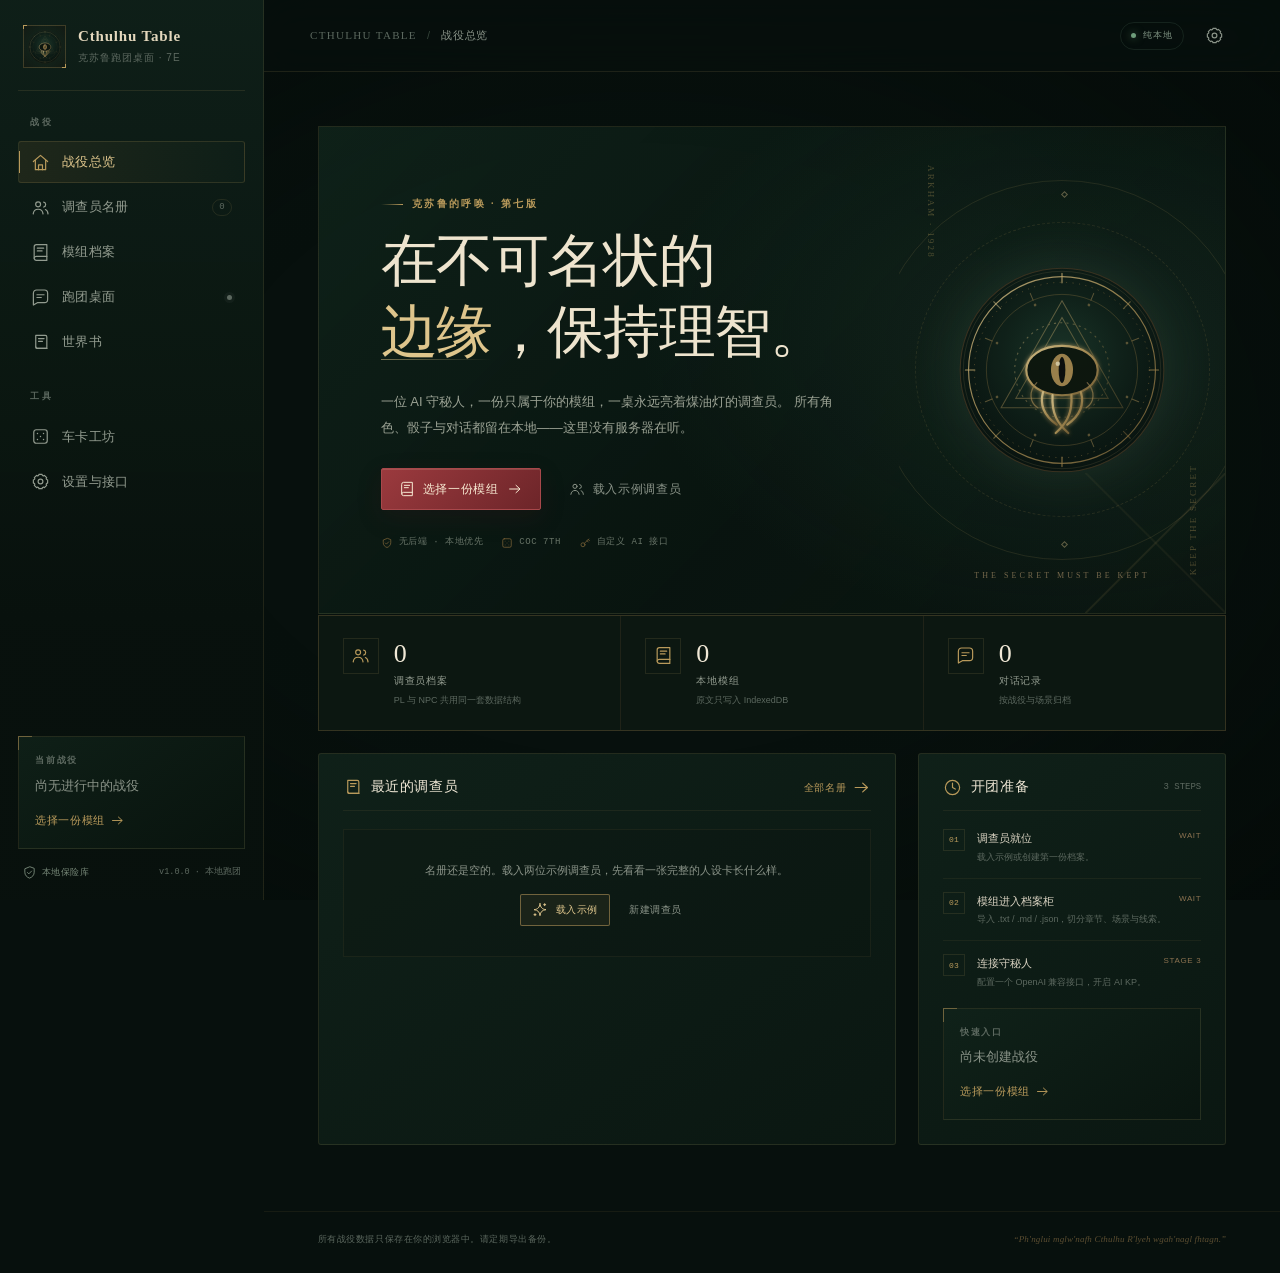
<file: index.html>
<!DOCTYPE html>
<html lang="zh-CN" data-reduce-motion="false">
<head>
  <meta charset="UTF-8">
  <meta name="viewport" content="width=device-width, initial-scale=1.0, viewport-fit=cover">
  <meta name="color-scheme" content="dark">
  <meta name="theme-color" content="#07100d">
  <meta name="description" content="Cthulhu Table —— 纯前端、本地优先的克苏鲁的呼唤第七版 AI 跑团桌面。">
  <title>Cthulhu Table · 克苏鲁跑团桌面</title>
  <meta name="application-name" content="Cthulhu Table">
  <meta name="apple-mobile-web-app-title" content="Cthulhu Table">
  <meta name="apple-mobile-web-app-capable" content="yes">
  <meta name="apple-mobile-web-app-status-bar-style" content="black-translucent">
  <link rel="icon" href="assets/icons/favicon.svg" type="image/svg+xml">
  <link rel="icon" type="image/png" sizes="32x32" href="assets/icons/icon-32.png">
  <link rel="icon" type="image/png" sizes="16x16" href="assets/icons/icon-16.png">
  <link rel="shortcut icon" href="favicon.ico">
  <link rel="apple-touch-icon" sizes="180x180" href="assets/icons/icon-180.png">
  <link rel="manifest" href="site.webmanifest">
  <link rel="stylesheet" href="css/main.css">
  <style>
    /* 首屏防白闪：即使 CSS 尚未解析也保持深色 */
    html, body { background: #07100d; color: #ded4bc; }
    .boot-screen {
      position: fixed; inset: 0; z-index: 9999;
      display: grid; place-items: center; gap: 20px;
      background: radial-gradient(circle at 50% 42%, #10231b 0%, #07100d 62%);
      transition: opacity .45s ease, visibility .45s ease;
    }
    .boot-screen.is-hidden { opacity: 0; visibility: hidden; pointer-events: none; }
    .boot-inner { display: grid; justify-items: center; gap: 14px; text-align: center; }
    .boot-sigil { width: 78px; height: 78px; animation: bootTurn 14s linear infinite; }
    .boot-kicker { margin: 0; color: #b69b62; font: 600 11px/1.4 Georgia, serif; letter-spacing: .32em; text-transform: uppercase; }
    .boot-title { margin: 0; color: #e3d8bf; font: 500 20px/1.3 "Noto Serif SC", "Songti SC", SimSun, serif; letter-spacing: .1em; }
    .boot-note { margin: 0; max-width: 440px; color: #7f8b7d; font: 12px/1.8 "Noto Sans SC", "Microsoft YaHei", sans-serif; }
    .boot-note code { color: #c8ad75; }
    .boot-hint { display: none; max-width: 560px; padding: 14px 18px; border: 1px solid rgba(177, 65, 64, .5); background: rgba(74, 25, 26, .3); color: #cfb9a2; text-align: left; }
    .boot-hint.is-visible { display: block; }
    @keyframes bootTurn { to { transform: rotate(360deg); } }
    @media (prefers-reduced-motion: reduce) { .boot-sigil { animation: none; } }
  </style>
</head>
<body class="is-booting">
  <a class="skip-link" href="#main-content">跳到主要内容</a>

  <div class="boot-screen" id="boot-screen" role="status" aria-live="polite">
    <div class="boot-inner">
      <img class="boot-sigil" src="assets/sigil.svg" alt="">
      <p class="boot-kicker">Cthulhu Table</p>
      <h1 class="boot-title">正在唤醒旧日</h1>
      <p class="boot-note" id="boot-note">正在检查本地档案与守秘人桌面……</p>
      <div class="boot-hint" id="file-protocol-hint">
        <strong>需要通过 HTTP 打开。</strong><br>
        浏览器出于安全策略，禁止 <code>file://</code> 页面加载 ES Module。请双击项目根目录的
        <code>启动本地预览.bat</code>，或使用任意静态文件服务器打开本项目。部署到 GitHub Pages 后不受此限制。
      </div>
    </div>
  </div>

  <div class="app-shell" id="app-shell">
    <aside class="sidebar" id="sidebar" aria-label="主导航">
      <div class="sidebar__brand">
        <a class="brand" href="#/home" aria-label="Cthulhu Table 首页">
          <span class="brand__mark"><img src="assets/sigil.svg" alt=""></span>
          <span class="brand__type">
            <span class="brand__name">Cthulhu Table</span>
            <span class="brand__sub">克苏鲁跑团桌面 · 7E</span>
          </span>
        </a>
        <button class="icon-btn sidebar__close" type="button" data-action="close-nav" aria-label="关闭导航">
          <svg class="icon" aria-hidden="true"><use href="#i-x"></use></svg>
        </button>
      </div>

      <nav class="nav">
        <p class="nav__label">战役</p>
        <a class="nav__link" href="#/home" data-route="/home">
          <svg class="icon" aria-hidden="true"><use href="#i-home"></use></svg>
          <span>战役总览</span>
        </a>
        <a class="nav__link" href="#/characters" data-route="/characters">
          <svg class="icon" aria-hidden="true"><use href="#i-users"></use></svg>
          <span>调查员名册</span>
          <span class="nav__count" data-nav-count="characters">0</span>
        </a>
        <a class="nav__link" href="#/modules" data-route="/modules">
          <svg class="icon" aria-hidden="true"><use href="#i-book"></use></svg>
          <span>模组档案</span>
        </a>
        <a class="nav__link" href="#/table" data-route="/table">
          <svg class="icon" aria-hidden="true"><use href="#i-table"></use></svg>
          <span>跑团桌面</span>
          <span class="nav__dot" title="尚未开始"></span>
        </a>
        <a class="nav__link" href="#/worldbook" data-route="/worldbook">
          <svg class="icon" aria-hidden="true"><use href="#i-scroll"></use></svg>
          <span>世界书</span>
        </a>

        <p class="nav__label nav__label--tools">工具</p>
        <a class="nav__link" href="#/builder" data-route="/builder">
          <svg class="icon" aria-hidden="true"><use href="#i-dice"></use></svg>
          <span>车卡工坊</span>
        </a>
        <a class="nav__link" href="#/settings" data-route="/settings">
          <svg class="icon" aria-hidden="true"><use href="#i-settings"></use></svg>
          <span>设置与接口</span>
        </a>
      </nav>

      <div class="campaign-slot">
        <p class="campaign-slot__label">当前战役</p>
        <p class="campaign-slot__title">尚无进行中的战役</p>
        <a class="campaign-slot__link" href="#/modules">
          选择一份模组
          <svg class="icon icon--sm" aria-hidden="true"><use href="#i-arrow-right"></use></svg>
        </a>
      </div>

      <div class="sidebar__foot">
        <span class="local-seal" title="所有数据仅保存在此浏览器">
          <svg class="icon icon--sm" aria-hidden="true"><use href="#i-shield"></use></svg>
          本地保险库
        </span>
        <span class="version">v1.0.0 · 本地跑团</span>
      </div>
    </aside>

    <button class="nav-scrim" type="button" data-action="close-nav" tabindex="-1" aria-label="关闭导航遮罩"></button>

    <div class="shell-main">
      <header class="topbar">
        <div class="topbar__left">
          <button class="icon-btn topbar__menu" type="button" data-action="open-nav" aria-label="打开导航" aria-controls="sidebar" aria-expanded="false">
            <svg class="icon" aria-hidden="true"><use href="#i-menu"></use></svg>
          </button>
          <div class="crumb">
            <span class="crumb__root">Cthulhu Table</span>
            <span class="crumb__sep">/</span>
            <span class="crumb__current" id="topbar-title">战役总览</span>
          </div>
        </div>
        <div class="topbar__right">
          <span class="connection-pill" id="connection-pill">
            <span class="connection-pill__dot"></span>
            <span>纯本地</span>
          </span>
          <a class="icon-btn" href="#/settings" aria-label="打开设置">
            <svg class="icon" aria-hidden="true"><use href="#i-settings"></use></svg>
          </a>
        </div>
      </header>

      <main id="main-content" class="view" tabindex="-1" aria-live="polite"></main>

      <footer class="app-footer">
        <p>所有战役数据只保存在你的浏览器中。请定期导出备份。</p>
        <p class="app-footer__sigil">“Ph'nglui mglw'nafh Cthulhu R'lyeh wgah'nagl fhtagn.”</p>
      </footer>
    </div>
  </div>

  <div class="toast-region" id="toast-region" aria-live="polite" aria-atomic="false"></div>

  <dialog class="modal" id="app-dialog" aria-labelledby="modal-title">
    <div class="modal__frame">
      <button class="icon-btn modal__close" type="button" data-close-dialog aria-label="关闭对话框">
        <svg class="icon" aria-hidden="true"><use href="#i-x"></use></svg>
      </button>
      <header class="modal__head">
        <p class="modal__eyebrow" id="modal-eyebrow"></p>
        <h2 class="modal__title" id="modal-title"></h2>
      </header>
      <div class="modal__body" id="modal-body"></div>
      <footer class="modal__foot" id="modal-foot" hidden></footer>
    </div>
  </dialog>

  <!-- 内联图标库：不依赖任何 CDN -->
  <svg class="svg-sprite" aria-hidden="true" xmlns="http://www.w3.org/2000/svg">
    <symbol id="i-home" viewBox="0 0 24 24"><path d="M3 10.8 12 3l9 7.8"/><path d="M5.5 9.2V21h13V9.2"/><path d="M9.5 21v-6h5v6"/></symbol>
    <symbol id="i-users" viewBox="0 0 24 24"><circle cx="9" cy="8" r="3.1"/><path d="M2.8 20c.4-3.6 2.9-5.8 6.2-5.8s5.8 2.2 6.2 5.8"/><path d="M16 5.3a3.1 3.1 0 0 1 0 6.1"/><path d="M18.2 14.6c1.9.7 3 2.5 3.3 5.4"/></symbol>
    <symbol id="i-book" viewBox="0 0 24 24"><path d="M4 4.8A2.8 2.8 0 0 1 6.8 2H20v20H6.8A2.8 2.8 0 0 1 4 19.2z"/><path d="M4 19.2A2.8 2.8 0 0 1 6.8 17H20"/><path d="M8 6.5h8M8 10h6"/></symbol>
    <symbol id="i-table" viewBox="0 0 24 24"><path d="M21 14.5a4 4 0 0 1-4 4H8l-5 3V6.5a4 4 0 0 1 4-4h10a4 4 0 0 1 4 4z"/><path d="M7.5 8.5h9M7.5 12h5.5"/></symbol>
    <symbol id="i-dice" viewBox="0 0 24 24"><rect x="3.5" y="3.5" width="17" height="17" rx="3"/><circle cx="8.2" cy="8.2" r=".9" fill="currentColor" stroke="none"/><circle cx="15.8" cy="8.2" r=".9" fill="currentColor" stroke="none"/><circle cx="12" cy="12" r=".9" fill="currentColor" stroke="none"/><circle cx="8.2" cy="15.8" r=".9" fill="currentColor" stroke="none"/><circle cx="15.8" cy="15.8" r=".9" fill="currentColor" stroke="none"/></symbol>
    <symbol id="i-settings" viewBox="0 0 24 24"><circle cx="12" cy="12" r="3"/><path d="M19.4 15a1.6 1.6 0 0 0 .3 1.8l.1.1-2.9 2.9-.1-.1a1.6 1.6 0 0 0-1.8-.3 1.6 1.6 0 0 0-1 1.5V21h-4v-.1a1.6 1.6 0 0 0-1-1.5 1.6 1.6 0 0 0-1.8.3l-.1.1-2.9-2.9.1-.1a1.6 1.6 0 0 0 .3-1.8 1.6 1.6 0 0 0-1.5-1H3v-4h.1a1.6 1.6 0 0 0 1.5-1 1.6 1.6 0 0 0-.3-1.8l-.1-.1 2.9-2.9.1.1a1.6 1.6 0 0 0 1.8.3 1.6 1.6 0 0 0 1-1.5V3h4v.1a1.6 1.6 0 0 0 1 1.5 1.6 1.6 0 0 0 1.8-.3l.1-.1 2.9 2.9-.1.1a1.6 1.6 0 0 0-.3 1.8 1.6 1.6 0 0 0 1.5 1H21v4h-.1a1.6 1.6 0 0 0-1.5 1z"/></symbol>
    <symbol id="i-menu" viewBox="0 0 24 24"><path d="M3.5 7h17M3.5 12h17M3.5 17h17"/></symbol>
    <symbol id="i-x" viewBox="0 0 24 24"><path d="m5 5 14 14M19 5 5 19"/></symbol>
    <symbol id="i-plus" viewBox="0 0 24 24"><path d="M12 4v16M4 12h16"/></symbol>
    <symbol id="i-arrow-right" viewBox="0 0 24 24"><path d="M4 12h15"/><path d="m13.5 6.5 6 5.5-6 5.5"/></symbol>
    <symbol id="i-arrow-up-right" viewBox="0 0 24 24"><path d="M6.5 17.5 17.5 6.5"/><path d="M8 6.5h9.5V16"/></symbol>
    <symbol id="i-chevron-down" viewBox="0 0 24 24"><path d="m6 9 6 6 6-6"/></symbol>
    <symbol id="i-upload" viewBox="0 0 24 24"><path d="M12 16V3.8"/><path d="m7.5 8.3 4.5-4.5 4.5 4.5"/><path d="M4 15.5V20h16v-4.5"/></symbol>
    <symbol id="i-download" viewBox="0 0 24 24"><path d="M12 3.8V16"/><path d="m7.5 11.5 4.5 4.5 4.5-4.5"/><path d="M4 15.5V20h16v-4.5"/></symbol>
    <symbol id="i-shield" viewBox="0 0 24 24"><path d="M12 3 4.5 6v5.5c0 4.7 3.1 7.9 7.5 9.5 4.4-1.6 7.5-4.8 7.5-9.5V6z"/><path d="m8.7 12 2.2 2.2 4.4-4.5"/></symbol>
    <symbol id="i-eye" viewBox="0 0 24 24"><path d="M2.5 12s3.4-6 9.5-6 9.5 6 9.5 6-3.4 6-9.5 6-9.5-6-9.5-6Z"/><circle cx="12" cy="12" r="2.7"/></symbol>
    <symbol id="i-lock" viewBox="0 0 24 24"><rect x="4.5" y="10" width="15" height="11" rx="2"/><path d="M8 10V7.5a4 4 0 0 1 8 0V10"/><path d="M12 14v3"/></symbol>
    <symbol id="i-key" viewBox="0 0 24 24"><circle cx="8" cy="15.5" r="4"/><path d="m11 12.5 8.5-8.5M16 7.5l2.5 2.5M18.5 5l2.5 2.5"/></symbol>
    <symbol id="i-check" viewBox="0 0 24 24"><path d="m4 12.5 5.2 5.2L20 6.5"/></symbol>
    <symbol id="i-alert" viewBox="0 0 24 24"><path d="M12 3.5 21 20H3z"/><path d="M12 9v5M12 17.2v.2"/></symbol>
    <symbol id="i-trash" viewBox="0 0 24 24"><path d="M4.5 6.5h15M9 3.5h6M7 6.5 8 21h8l1-14.5M10 10v7M14 10v7"/></symbol>
    <symbol id="i-edit" viewBox="0 0 24 24"><path d="M4 20h4l11-11-4-4L4 16z"/><path d="m13.5 6.5 4 4"/></symbol>
    <symbol id="i-spark" viewBox="0 0 24 24"><path d="M12 2.5c.6 5.7 3.3 8.4 9 9-5.7.6-8.4 3.3-9 9-.6-5.7-3.3-8.4-9-9 5.7-.6 8.4-3.3 9-9Z"/><path d="M19 2.5v3M17.5 4h3M4.5 17.5v3M3 19h3"/></symbol>
    <symbol id="i-file" viewBox="0 0 24 24"><path d="M6 2.5h8l4 4V21.5H6z"/><path d="M14 2.5v4h4M9 12h6M9 16h6"/></symbol>
    <symbol id="i-clock" viewBox="0 0 24 24"><circle cx="12" cy="12" r="9"/><path d="M12 6.5V12l3.5 2"/></symbol>
    <symbol id="i-heart" viewBox="0 0 24 24"><path d="M20.8 5.8a5 5 0 0 0-7.1 0L12 7.5l-1.7-1.7a5 5 0 1 0-7.1 7.1L12 21l8.8-8.1a5 5 0 0 0 0-7.1Z"/></symbol>
    <symbol id="i-search" viewBox="0 0 24 24"><circle cx="10.8" cy="10.8" r="7.3"/><path d="m16 16 5 5"/></symbol>
    <symbol id="i-refresh" viewBox="0 0 24 24"><path d="M20.5 11A8.5 8.5 0 1 0 18 17.1"/><path d="M20.5 4v7h-7"/></symbol>
    <symbol id="i-wand" viewBox="0 0 24 24"><path d="m4 20 11-11"/><path d="m13.5 6.5 4 4"/><path d="M18 2.5v4M16 4.5h4M5 4v3M3.5 5.5h3M20 14v3M18.5 15.5h3"/></symbol>
    <symbol id="i-scroll" viewBox="0 0 24 24"><path d="M6 3h12a2 2 0 0 1 2 2v14.5H8A2 2 0 0 1 6 17.5z"/><path d="M6 17.5A2 2 0 0 0 8 19.5h12"/><path d="M9.5 7h7M9.5 10.5h5"/></symbol>
  </svg>

  <script>
    // 在模块脚本加载失败时，给出可操作的提示，而不是永远停在启动页。
    (function () {
      var isFile = location.protocol === 'file:';
      if (isFile) {
        document.getElementById('file-protocol-hint').classList.add('is-visible');
        document.getElementById('boot-note').textContent = '检测到 file:// 协议，浏览器阻止了 ES Module 加载。';
      }
      window.setTimeout(function () {
        if (document.body.classList.contains('is-booting')) {
          var note = document.getElementById('boot-note');
          if (note && !isFile) note.textContent = '加载时间超出预期。请打开开发者工具查看控制台错误。';
          if (isFile) document.getElementById('file-protocol-hint').classList.add('is-visible');
        }
      }, 6000);
    })();
  </script>
  <script type="module" src="js/app.js"></script>
  <noscript>
    <div class="noscript">Cthulhu Table 需要启用 JavaScript 才能运行。</div>
  </noscript>
</body>
</html>
</file>
<file: css/main.css>
/* =========================================================
   Cthulhu Table — 基础设计系统
   纯原生 CSS，无构建步骤、无外部字体/CDN。
   色彩：深墨绿、旧金、暗红、羊皮纸。
   ========================================================= */

:root {
  --bg: #07100d;
  --bg-deep: #040a08;
  --bg-elev: #0b1612;
  --panel: #0d1a15;
  --panel-2: #102019;
  --panel-3: #14261e;
  --line: rgba(184, 154, 93, 0.14);
  --line-strong: rgba(184, 154, 93, 0.32);
  --line-green: rgba(97, 130, 110, 0.18);
  --text: #d9d2c1;
  --text-strong: #f0e8d6;
  --muted: #8a9388;
  --faint: #5c685f;
  --gold: #b99a5b;
  --gold-bright: #dec58c;
  --gold-dim: #7e6538;
  --blood: #8e3236;
  --blood-bright: #bd5356;
  --blood-dim: #4b2022;
  --green: #527562;
  --green-bright: #7fa48d;
  --parchment: #e4d8bd;
  --font-display: "Noto Serif SC", "Source Han Serif SC", "Songti SC", "STSong", SimSun, serif;
  --font-body: "Noto Sans SC", "Source Han Sans SC", "PingFang SC", "Microsoft YaHei", sans-serif;
  --font-mono: "Cascadia Code", "SFMono-Regular", Consolas, "Liberation Mono", monospace;
  --sidebar-w: 264px;
  --topbar-h: 72px;
  --page-max: 1360px;
  --radius: 3px;
  --radius-lg: 6px;
  --shadow-lg: 0 32px 80px rgba(0, 0, 0, 0.45);
  --ease: cubic-bezier(0.22, 0.61, 0.36, 1);
}

*,
*::before,
*::after {
  box-sizing: border-box;
}

html {
  min-width: 320px;
  background: var(--bg);
  scroll-behavior: smooth;
  -webkit-text-size-adjust: 100%;
}

body {
  min-height: 100dvh;
  margin: 0;
  color: var(--text);
  background:
    radial-gradient(1100px 720px at 12% -8%, rgba(31, 67, 49, 0.44), transparent 62%),
    radial-gradient(820px 560px at 104% 8%, rgba(90, 34, 37, 0.15), transparent 66%),
    linear-gradient(180deg, #08120e 0%, var(--bg) 42%, #060d0a 100%);
  font-family: var(--font-body);
  font-size: 14px;
  line-height: 1.7;
  -webkit-font-smoothing: antialiased;
  text-rendering: optimizeLegibility;
}

body::before {
  position: fixed;
  z-index: 0;
  inset: 0;
  pointer-events: none;
  content: "";
  opacity: 0.035;
  background-image: url("data:image/svg+xml,%3Csvg xmlns='http://www.w3.org/2000/svg' width='180' height='180' viewBox='0 0 180 180'%3E%3Cfilter id='n'%3E%3CfeTurbulence type='fractalNoise' baseFrequency='.9' numOctaves='3' stitchTiles='stitch'/%3E%3C/filter%3E%3Crect width='100%25' height='100%25' filter='url(%23n)' opacity='.55'/%3E%3C/svg%3E");
  mix-blend-mode: soft-light;
}

body::after {
  position: fixed;
  z-index: 0;
  inset: 0;
  pointer-events: none;
  content: "";
  background: radial-gradient(ellipse at center, transparent 48%, rgba(2, 6, 4, 0.48) 100%);
}

body.is-booting {
  overflow: hidden;
}

body.nav-open {
  overflow: hidden;
}

::selection {
  color: #f7ecd6;
  background: rgba(142, 50, 54, 0.65);
}

::-webkit-scrollbar {
  width: 10px;
  height: 10px;
}

::-webkit-scrollbar-track {
  background: rgba(4, 10, 8, 0.6);
}

::-webkit-scrollbar-thumb {
  border: 2px solid rgba(4, 10, 8, 0.6);
  border-radius: 8px;
  background: #26382e;
}

::-webkit-scrollbar-thumb:hover {
  background: #3a5142;
}

a {
  color: var(--gold-bright);
  text-decoration: none;
}

a:hover {
  color: #f0d7a0;
}

h1,
h2,
h3,
h4,
p {
  margin-top: 0;
}

h1,
h2,
h3,
h4 {
  font-family: var(--font-display);
  font-weight: 500;
  line-height: 1.35;
  color: var(--text-strong);
}

button,
input,
textarea,
select {
  font: inherit;
}

button {
  color: inherit;
}

img,
svg {
  display: block;
}

:focus-visible {
  outline: 2px solid var(--gold-bright);
  outline-offset: 3px;
}

[hidden] {
  display: none !important;
}

.svg-sprite {
  position: absolute;
  width: 0;
  height: 0;
  overflow: hidden;
}

.noscript {
  position: fixed;
  z-index: 10000;
  right: 20px;
  bottom: 20px;
  padding: 14px 18px;
  border: 1px solid var(--blood);
  background: var(--blood-dim);
  color: var(--parchment);
}

/* ---------- 基础图形元素 ---------- */

.icon {
  width: 19px;
  height: 19px;
  flex: 0 0 auto;
  fill: none;
  stroke: currentColor;
  stroke-width: 1.5;
  stroke-linecap: round;
  stroke-linejoin: round;
}

.icon--sm {
  width: 15px;
  height: 15px;
}

.icon--lg {
  width: 24px;
  height: 24px;
}

.eyebrow {
  display: inline-flex;
  align-items: center;
  gap: 9px;
  margin: 0 0 15px;
  color: var(--gold);
  font-family: Georgia, "Times New Roman", var(--font-display);
  font-size: 10px;
  font-weight: 600;
  letter-spacing: 0.24em;
  line-height: 1.4;
  text-transform: uppercase;
}

.eyebrow::before {
  width: 22px;
  height: 1px;
  content: "";
  background: linear-gradient(90deg, transparent, var(--gold));
}

.eyebrow--blood {
  color: var(--blood-bright);
}

.eyebrow--blood::before {
  background: linear-gradient(90deg, transparent, var(--blood-bright));
}

.muted {
  color: var(--muted);
}

.faint {
  color: var(--faint);
}

.mono {
  font-family: var(--font-mono);
  font-size: 0.92em;
  letter-spacing: -0.01em;
}

.skip-link {
  position: fixed;
  z-index: 10001;
  top: 12px;
  left: 12px;
  padding: 10px 16px;
  transform: translateY(-160%);
  border: 1px solid var(--gold);
  background: var(--bg-elev);
  color: var(--parchment);
  transition: transform 0.2s ease;
}

.skip-link:focus {
  transform: translateY(0);
}

/* ---------- 应用外壳 ---------- */

.app-shell {
  position: relative;
  z-index: 1;
  display: grid;
  grid-template-columns: var(--sidebar-w) minmax(0, 1fr);
  min-height: 100dvh;
  transition: opacity 0.4s var(--ease);
}

.is-booting .app-shell {
  opacity: 0;
}

.sidebar {
  position: sticky;
  top: 0;
  z-index: 50;
  display: flex;
  flex-direction: column;
  width: var(--sidebar-w);
  height: 100dvh;
  padding: 25px 18px 18px;
  overflow: hidden auto;
  border-right: 1px solid var(--line);
  background:
    linear-gradient(180deg, rgba(15, 31, 24, 0.96) 0%, rgba(8, 17, 13, 0.985) 70%),
    var(--bg-elev);
}

.sidebar::after {
  position: absolute;
  top: 0;
  right: -1px;
  width: 1px;
  height: 180px;
  content: "";
  background: linear-gradient(180deg, var(--gold), transparent);
  opacity: 0.35;
}

.sidebar__brand {
  display: flex;
  align-items: center;
  justify-content: space-between;
  padding: 0 5px 22px;
  border-bottom: 1px solid var(--line);
}

.brand {
  display: flex;
  align-items: center;
  gap: 12px;
  min-width: 0;
  color: var(--text-strong);
}

.brand:hover {
  color: var(--text-strong);
}

.brand__mark {
  position: relative;
  display: grid;
  flex: 0 0 43px;
  width: 43px;
  height: 43px;
  place-items: center;
  border: 1px solid rgba(185, 154, 91, 0.3);
  background: radial-gradient(circle, rgba(37, 70, 54, 0.4), rgba(7, 16, 13, 0.8));
  box-shadow: inset 0 0 18px rgba(185, 154, 91, 0.08);
}

.brand__mark::before,
.brand__mark::after {
  position: absolute;
  width: 4px;
  height: 4px;
  content: "";
  border-color: var(--gold);
  border-style: solid;
}

.brand__mark::before {
  top: -1px;
  left: -1px;
  border-width: 1px 0 0 1px;
}

.brand__mark::after {
  right: -1px;
  bottom: -1px;
  border-width: 0 1px 1px 0;
}

.brand__mark img {
  width: 34px;
  height: 34px;
}

.brand__type {
  display: grid;
  gap: 2px;
  min-width: 0;
}

.brand__name {
  overflow: hidden;
  color: var(--parchment);
  font-family: Georgia, var(--font-display);
  font-size: 15px;
  font-weight: 600;
  letter-spacing: 0.055em;
  line-height: 1.3;
  text-overflow: ellipsis;
  white-space: nowrap;
}

.brand__sub {
  color: var(--faint);
  font-size: 10px;
  letter-spacing: 0.1em;
  white-space: nowrap;
}

.icon-btn.sidebar__close {
  display: none;
}

.nav {
  display: flex;
  flex-direction: column;
  gap: 3px;
  margin-top: 24px;
}

.nav__label {
  margin: 0 0 8px;
  padding: 0 12px;
  color: var(--faint);
  font-family: Georgia, var(--font-display);
  font-size: 9px;
  font-weight: 700;
  letter-spacing: 0.28em;
  text-transform: uppercase;
}

.nav__label--tools {
  margin-top: 23px;
}

.nav__link {
  position: relative;
  display: flex;
  align-items: center;
  gap: 12px;
  min-height: 42px;
  padding: 0 12px;
  overflow: hidden;
  border: 1px solid transparent;
  border-radius: var(--radius);
  color: #929b8f;
  font-size: 13px;
  letter-spacing: 0.025em;
  transition: color 0.2s ease, background 0.2s ease, border-color 0.2s ease;
}

.nav__link::before {
  position: absolute;
  top: 50%;
  left: -1px;
  width: 2px;
  height: 0;
  content: "";
  background: var(--gold);
  transform: translateY(-50%);
  transition: height 0.24s var(--ease);
}

.nav__link:hover {
  color: var(--text-strong);
  background: rgba(80, 114, 93, 0.08);
}

.nav__link.is-active {
  color: var(--gold-bright);
  border-color: rgba(185, 154, 91, 0.18);
  background: linear-gradient(90deg, rgba(129, 102, 54, 0.16), rgba(24, 43, 33, 0.18));
}

.nav__link.is-active::before {
  height: 22px;
}

.nav__link.is-active .icon {
  color: var(--gold);
}

.nav__count {
  min-width: 20px;
  margin-left: auto;
  padding: 1px 6px;
  border: 1px solid var(--line);
  border-radius: 20px;
  color: var(--faint);
  font-family: var(--font-mono);
  font-size: 9px;
  line-height: 1.5;
  text-align: center;
}

.nav__dot {
  width: 5px;
  height: 5px;
  margin-left: auto;
  border-radius: 50%;
  background: var(--faint);
  box-shadow: 0 0 0 3px rgba(92, 104, 95, 0.1);
}

.campaign-slot {
  position: relative;
  margin-top: auto;
  padding: 16px;
  border: 1px solid var(--line);
  background:
    linear-gradient(145deg, rgba(27, 54, 42, 0.36), rgba(10, 21, 16, 0.35)),
    rgba(9, 19, 14, 0.6);
}

.campaign-slot::before {
  position: absolute;
  top: -1px;
  left: -1px;
  width: 14px;
  height: 14px;
  content: "";
  border-top: 1px solid var(--gold);
  border-left: 1px solid var(--gold);
  opacity: 0.5;
}

.campaign-slot__label {
  margin: 0 0 7px;
  color: var(--faint);
  font-family: Georgia, var(--font-display);
  font-size: 9px;
  font-weight: 600;
  letter-spacing: 0.2em;
  text-transform: uppercase;
}

.campaign-slot__title {
  margin: 0 0 12px;
  color: var(--muted);
  font-family: var(--font-display);
  font-size: 13px;
  line-height: 1.55;
}

.campaign-slot__link {
  display: inline-flex;
  align-items: center;
  gap: 5px;
  color: var(--gold);
  font-size: 11px;
  letter-spacing: 0.06em;
}

.campaign-slot__link:hover {
  gap: 8px;
}

.sidebar__foot {
  display: flex;
  align-items: center;
  justify-content: space-between;
  gap: 8px;
  padding: 16px 4px 2px;
  color: var(--faint);
  font-size: 9px;
}

.local-seal {
  display: inline-flex;
  align-items: center;
  gap: 5px;
  color: #778878;
  letter-spacing: 0.05em;
}

.version {
  font-family: var(--font-mono);
  font-size: 8.5px;
  white-space: nowrap;
}

.nav-scrim {
  display: none;
}

.shell-main {
  display: flex;
  flex-direction: column;
  min-width: 0;
  min-height: 100dvh;
}

/* ---------- 顶栏 ---------- */

.topbar {
  position: sticky;
  top: 0;
  z-index: 40;
  display: flex;
  align-items: center;
  justify-content: space-between;
  height: var(--topbar-h);
  padding: 0 clamp(18px, 3.6vw, 48px);
  border-bottom: 1px solid var(--line);
  background: rgba(7, 16, 13, 0.78);
  backdrop-filter: blur(18px);
  -webkit-backdrop-filter: blur(18px);
}

.topbar__left,
.topbar__right {
  display: flex;
  align-items: center;
  gap: 12px;
  min-width: 0;
}

.icon-btn.topbar__menu {
  display: none;
}

.crumb {
  display: flex;
  align-items: center;
  gap: 10px;
  min-width: 0;
  color: var(--faint);
  font-size: 11px;
  letter-spacing: 0.08em;
}

.crumb__root {
  font-family: Georgia, var(--font-display);
  letter-spacing: 0.12em;
  text-transform: uppercase;
}

.crumb__sep {
  color: #35443a;
}

.crumb__current {
  overflow: hidden;
  color: var(--muted);
  text-overflow: ellipsis;
  white-space: nowrap;
}

.connection-pill {
  display: inline-flex;
  align-items: center;
  gap: 7px;
  height: 28px;
  padding: 0 10px;
  border: 1px solid var(--line-green);
  border-radius: 20px;
  color: #7e9282;
  font-size: 9px;
  letter-spacing: 0.1em;
  white-space: nowrap;
}

.connection-pill__dot {
  width: 5px;
  height: 5px;
  border-radius: 50%;
  background: #6e9d7b;
  box-shadow: 0 0 8px rgba(110, 157, 123, 0.65);
}

.icon-btn {
  display: inline-grid;
  width: 38px;
  height: 38px;
  padding: 0;
  place-items: center;
  border: 1px solid transparent;
  border-radius: var(--radius);
  background: transparent;
  color: var(--muted);
  cursor: pointer;
  transition: color 0.2s ease, border-color 0.2s ease, background 0.2s ease;
}

.icon-btn:hover {
  color: var(--gold-bright);
  border-color: var(--line);
  background: rgba(69, 95, 78, 0.1);
}

/* ---------- 页面主体 ---------- */

.view {
  flex: 1;
  width: 100%;
  max-width: var(--page-max);
  margin: 0 auto;
  padding: clamp(30px, 4.2vw, 58px) clamp(18px, 4.2vw, 56px) 66px;
}

.view.is-entering {
  animation: viewIn 0.45s var(--ease) both;
}

.app-footer {
  display: flex;
  justify-content: space-between;
  gap: 24px;
  width: 100%;
  max-width: var(--page-max);
  margin: 0 auto;
  padding: 20px clamp(18px, 4.2vw, 56px) 26px;
  border-top: 1px solid rgba(184, 154, 93, 0.09);
  color: var(--faint);
  font-size: 9px;
  letter-spacing: 0.06em;
}

.app-footer p {
  margin: 0;
}

.app-footer__sigil {
  color: #5b4d31;
  font-family: Georgia, var(--font-display);
  font-style: italic;
  letter-spacing: 0.02em;
}

/* ---------- 页头与通用组件 ---------- */

.page-head {
  display: flex;
  align-items: flex-end;
  justify-content: space-between;
  gap: 30px;
  margin-bottom: 34px;
  padding-bottom: 27px;
  border-bottom: 1px solid var(--line);
}

.page-head__main {
  min-width: 0;
}

.page-kicker {
  display: flex;
  align-items: center;
  gap: 11px;
  margin-bottom: 10px;
  color: var(--gold);
  font-family: Georgia, var(--font-display);
  font-size: 9px;
  font-weight: 600;
  letter-spacing: 0.24em;
  text-transform: uppercase;
}

.page-kicker::before {
  width: 18px;
  height: 1px;
  content: "";
  background: var(--gold);
  opacity: 0.65;
}

.page-title {
  margin: 0;
  color: var(--text-strong);
  font-size: clamp(27px, 3vw, 38px);
  font-weight: 500;
  letter-spacing: 0.01em;
}

.page-lede {
  max-width: 660px;
  margin: 10px 0 0;
  color: var(--muted);
  font-size: 13px;
  line-height: 1.9;
}

.page-head__actions {
  display: flex;
  flex-wrap: wrap;
  gap: 9px;
  align-items: center;
  flex: 0 0 auto;
}

.section-head {
  display: flex;
  align-items: baseline;
  justify-content: space-between;
  gap: 20px;
  margin: 34px 0 16px;
}

.section-head__title {
  display: flex;
  align-items: center;
  gap: 10px;
  margin: 0;
  font-size: 17px;
  letter-spacing: 0.03em;
}

.section-head__title::before {
  width: 3px;
  height: 15px;
  content: "";
  background: linear-gradient(180deg, var(--gold), transparent);
}

.section-head__link {
  display: inline-flex;
  align-items: center;
  gap: 5px;
  color: var(--gold);
  font-size: 10px;
  letter-spacing: 0.08em;
}

.panel {
  position: relative;
  min-width: 0;
  padding: 24px;
  border: 1px solid var(--line);
  border-radius: var(--radius);
  background:
    linear-gradient(145deg, rgba(18, 38, 29, 0.5), rgba(9, 20, 15, 0.5)),
    var(--panel);
}

.panel--flush {
  padding: 0;
  overflow: hidden;
}

.panel__head {
  display: flex;
  align-items: center;
  justify-content: space-between;
  gap: 18px;
  margin-bottom: 18px;
  padding-bottom: 13px;
  border-bottom: 1px solid rgba(184, 154, 93, 0.09);
}

.panel__title {
  display: flex;
  align-items: center;
  gap: 9px;
  margin: 0;
  font-size: 14px;
  letter-spacing: 0.04em;
}

.panel__title .icon {
  color: var(--gold);
}

.panel__meta {
  color: var(--faint);
  font-family: var(--font-mono);
  font-size: 9px;
}

.btn {
  position: relative;
  display: inline-flex;
  align-items: center;
  justify-content: center;
  gap: 8px;
  min-height: 42px;
  padding: 0 17px;
  border: 1px solid rgba(185, 154, 91, 0.32);
  border-radius: 2px;
  background: rgba(13, 29, 22, 0.55);
  color: var(--parchment);
  font-size: 12px;
  letter-spacing: 0.055em;
  line-height: 1.2;
  white-space: nowrap;
  cursor: pointer;
  transition: border-color 0.22s ease, color 0.22s ease, background 0.22s ease, transform 0.22s ease;
}

.btn:hover {
  border-color: rgba(222, 197, 140, 0.6);
  background: rgba(33, 58, 44, 0.65);
  color: #f2e5cb;
}

.btn:active {
  transform: translateY(1px);
}

.btn .icon {
  width: 16px;
  height: 16px;
}

.btn--primary {
  border-color: #a8484b;
  background: linear-gradient(135deg, #9b3a3e, #6d2529);
  color: #f7e9d2;
  box-shadow: inset 0 1px 0 rgba(255, 225, 190, 0.14), 0 8px 24px rgba(80, 24, 27, 0.18);
}

.btn--primary:hover {
  border-color: #c96769;
  background: linear-gradient(135deg, #ad4246, #7d2a2e);
  color: #fff3df;
}

.btn--gold {
  border-color: rgba(185, 154, 91, 0.55);
  background: rgba(185, 154, 91, 0.08);
  color: var(--gold-bright);
}

.btn--gold:hover {
  background: rgba(185, 154, 91, 0.14);
  color: #f3dfb2;
}

.btn--ghost {
  border-color: transparent;
  background: transparent;
  color: var(--muted);
}

.btn--ghost:hover {
  border-color: var(--line);
  background: rgba(69, 95, 78, 0.08);
  color: var(--text);
}

.btn--danger {
  border-color: rgba(142, 50, 54, 0.5);
  background: rgba(75, 32, 34, 0.3);
  color: #d59a9a;
}

.btn--sm {
  min-height: 32px;
  padding: 0 11px;
  font-size: 10px;
}

.btn--icon {
  width: 32px;
  min-height: 32px;
  padding: 0;
}

.btn[disabled] {
  opacity: 0.45;
  cursor: not-allowed;
}

.stage-badge {
  display: inline-flex;
  align-items: center;
  gap: 6px;
  min-height: 25px;
  padding: 0 9px;
  border: 1px solid rgba(185, 154, 91, 0.22);
  border-radius: 20px;
  color: var(--gold);
  font-family: var(--font-mono);
  font-size: 8.5px;
  letter-spacing: 0.08em;
  white-space: nowrap;
}

.stage-badge--blood {
  border-color: rgba(142, 50, 54, 0.42);
  color: #c98282;
}

.stage-badge__dot {
  width: 4px;
  height: 4px;
  border-radius: 50%;
  background: currentColor;
}

.tag {
  display: inline-flex;
  align-items: center;
  min-height: 21px;
  padding: 0 7px;
  border: 1px solid rgba(185, 154, 91, 0.15);
  border-radius: 2px;
  background: rgba(185, 154, 91, 0.045);
  color: #a89978;
  font-size: 9px;
  letter-spacing: 0.04em;
}

.tag--pc {
  border-color: rgba(91, 137, 109, 0.3);
  color: #86ab93;
}

.tag--npc {
  border-color: rgba(142, 50, 54, 0.35);
  color: #bf8686;
}

.divider {
  height: 1px;
  margin: 18px 0;
  border: 0;
  background: linear-gradient(90deg, var(--line), transparent);
}

.info-strip {
  display: flex;
  align-items: flex-start;
  gap: 12px;
  padding: 13px 15px;
  border: 1px solid var(--line);
  border-left: 2px solid var(--gold);
  background: rgba(13, 28, 21, 0.58);
  color: var(--muted);
  font-size: 11px;
  line-height: 1.75;
}

.info-strip .icon {
  margin-top: 2px;
  color: var(--gold);
}

.info-strip strong {
  color: var(--text);
  font-weight: 500;
}

.info-strip--blood {
  border-left-color: var(--blood);
}

.info-strip--blood .icon {
  color: var(--blood-bright);
}

/* ---------- 首页 ---------- */

.home-hero {
  position: relative;
  display: grid;
  grid-template-columns: minmax(0, 1.28fr) minmax(290px, 0.72fr);
  min-height: 448px;
  overflow: hidden;
  border: 1px solid var(--line);
  background:
    radial-gradient(680px 460px at 82% 44%, rgba(46, 87, 67, 0.24), transparent 62%),
    linear-gradient(135deg, rgba(21, 47, 35, 0.56) 0%, rgba(9, 21, 16, 0.82) 58%, rgba(11, 22, 17, 0.95) 100%);
}

.home-hero::before {
  position: absolute;
  top: -1px;
  left: -1px;
  width: 90px;
  height: 90px;
  content: "";
  border-top: 1px solid rgba(222, 197, 140, 0.45);
  border-left: 1px solid rgba(222, 197, 140, 0.45);
}

.home-hero::after {
  position: absolute;
  right: 0;
  bottom: 0;
  width: 140px;
  height: 140px;
  pointer-events: none;
  content: "";
  background:
    linear-gradient(135deg, transparent 49.5%, rgba(185, 154, 91, 0.16) 50%, rgba(185, 154, 91, 0.16) 50.5%, transparent 51%),
    linear-gradient(45deg, transparent 49.5%, rgba(185, 154, 91, 0.1) 50%, rgba(185, 154, 91, 0.1) 50.5%, transparent 51%);
  opacity: 0.7;
}

.hero__copy {
  position: relative;
  z-index: 2;
  align-self: center;
  padding: clamp(34px, 5vw, 62px);
}

.hero__title {
  max-width: 780px;
  margin: 0 0 22px;
  color: #eee4ce;
  font-size: clamp(38px, 4.45vw, 64px);
  font-weight: 500;
  letter-spacing: -0.025em;
  line-height: 1.24;
}

.hero__title em {
  position: relative;
  color: var(--gold-bright);
  font-style: normal;
}

.hero__title em::after {
  position: absolute;
  right: 0;
  bottom: 3px;
  left: 0;
  height: 1px;
  content: "";
  background: linear-gradient(90deg, rgba(222, 197, 140, 0.5), transparent);
}

.hero__lede {
  max-width: 580px;
  margin: 0 0 27px;
  color: #9ba294;
  font-size: 13px;
  line-height: 2;
}

.hero__actions {
  display: flex;
  flex-wrap: wrap;
  gap: 10px;
  margin-bottom: 25px;
}

.hero__meta {
  display: flex;
  flex-wrap: wrap;
  gap: 18px;
  color: #687468;
  font-family: var(--font-mono);
  font-size: 9px;
  letter-spacing: 0.06em;
}

.hero__meta span {
  display: inline-flex;
  align-items: center;
  gap: 6px;
}

.hero__meta .icon {
  width: 12px;
  height: 12px;
  color: var(--gold-dim);
}

.hero__oracle {
  position: relative;
  display: grid;
  min-height: 340px;
  place-items: center;
  overflow: hidden;
}

.oracle-rings {
  position: absolute;
  width: min(32vw, 380px);
  height: min(32vw, 380px);
  border: 1px solid rgba(185, 154, 91, 0.14);
  border-radius: 50%;
}

.oracle-rings::before,
.oracle-rings::after {
  position: absolute;
  inset: 11%;
  content: "";
  border: 1px dashed rgba(185, 154, 91, 0.15);
  border-radius: 50%;
}

.oracle-rings::after {
  inset: 23%;
  border-style: solid;
  border-color: rgba(111, 152, 126, 0.14);
}

.oracle-rune {
  position: absolute;
  z-index: 3;
  width: 5px;
  height: 5px;
  border: 1px solid rgba(222, 197, 140, 0.4);
  transform: rotate(45deg);
}

.oracle-rune:nth-child(1) { top: 3%; left: 50%; }
.oracle-rune:nth-child(2) { top: 50%; right: 3%; }
.oracle-rune:nth-child(3) { bottom: 3%; left: 50%; }
.oracle-rune:nth-child(4) { top: 50%; left: 3%; }

.oracle-sigil {
  position: relative;
  z-index: 2;
  width: min(19vw, 210px);
  height: min(19vw, 210px);
  opacity: 0.9;
  filter: drop-shadow(0 0 28px rgba(117, 157, 127, 0.18));
  animation: slowTurn 60s linear infinite;
}

.oracle-caption {
  position: absolute;
  z-index: 4;
  bottom: 30px;
  left: 50%;
  width: max-content;
  max-width: 80%;
  margin: 0;
  color: #75684c;
  font-family: Georgia, var(--font-display);
  font-size: 8px;
  letter-spacing: 0.38em;
  text-align: center;
  text-transform: uppercase;
  transform: translateX(-50%);
}

.oracle-mark {
  position: absolute;
  color: rgba(185, 154, 91, 0.38);
  font-family: var(--font-display);
  font-size: 9px;
  letter-spacing: 0.25em;
  writing-mode: vertical-rl;
}

.oracle-mark--left {
  top: 38px;
  left: 24px;
}

.oracle-mark--right {
  right: 24px;
  bottom: 38px;
  transform: rotate(180deg);
}

.stat-grid {
  display: grid;
  grid-template-columns: repeat(3, minmax(0, 1fr));
  gap: 1px;
  margin-top: 1px;
  border: 1px solid var(--line);
  background: var(--line);
}

.stat-card {
  position: relative;
  display: flex;
  align-items: flex-start;
  gap: 15px;
  min-height: 104px;
  padding: 22px 24px;
  background: rgba(11, 24, 18, 0.94);
}

.stat-card__icon {
  display: grid;
  flex: 0 0 36px;
  width: 36px;
  height: 36px;
  place-items: center;
  border: 1px solid var(--line);
  color: var(--gold);
}

.stat-card__body {
  display: block;
  min-width: 0;
}

.stat-card__value {
  display: block;
  margin-bottom: 3px;
  color: var(--text-strong);
  font-family: Georgia, var(--font-display);
  font-size: 26px;
  line-height: 1.2;
}

.stat-card__value--empty {
  color: #5d6b60;
  font-size: 18px;
  letter-spacing: 0.04em;
}

.stat-card__label {
  display: block;
  color: #929b8f;
  font-size: 10px;
  letter-spacing: 0.08em;
}

.stat-card__hint {
  display: block;
  margin-top: 4px;
  color: var(--faint);
  font-size: 9px;
}

.home-grid {
  display: grid;
  grid-template-columns: minmax(0, 1.5fr) minmax(280px, 0.8fr);
  gap: 22px;
  margin-top: 22px;
}

.recent-list {
  display: grid;
  gap: 1px;
  background: var(--line);
  border: 1px solid var(--line);
}

.recent-item {
  display: flex;
  align-items: center;
  gap: 13px;
  width: 100%;
  padding: 13px 15px;
  border: 0;
  background: rgba(10, 22, 16, 0.92);
  color: inherit;
  font: inherit;
  text-align: left;
  cursor: pointer;
  transition: background 0.2s ease;
}

.recent-item:hover {
  background: rgba(21, 43, 32, 0.85);
}

.recent-item__portrait {
  display: grid;
  flex: 0 0 38px;
  width: 38px;
  height: 38px;
  place-items: center;
  border: 1px solid rgba(185, 154, 91, 0.22);
  background:
    radial-gradient(circle at 50% 34%, rgba(76, 110, 90, 0.35), transparent 66%),
    #0b1711;
  color: var(--gold);
  font-family: var(--font-display);
  font-size: 15px;
}

.recent-item__body {
  display: block;
  min-width: 0;
  flex: 1;
}

.recent-item__name {
  display: block;
  overflow: hidden;
  margin: 0;
  color: var(--text);
  font-family: var(--font-display);
  font-size: 13px;
  line-height: 1.45;
  text-overflow: ellipsis;
  white-space: nowrap;
}

.recent-item__meta {
  display: block;
  margin: 1px 0 0;
  overflow: hidden;
  color: var(--faint);
  font-size: 9px;
  letter-spacing: 0.03em;
  line-height: 1.5;
  text-overflow: ellipsis;
  white-space: nowrap;
}

.recent-item__side {
  display: flex;
  align-items: center;
  gap: 8px;
  margin-left: auto;
  color: var(--faint);
  font-family: var(--font-mono);
  font-size: 8px;
  white-space: nowrap;
}

.recent-item__side .icon {
  width: 13px;
  height: 13px;
}

.preflight {
  display: grid;
  gap: 0;
  margin: 0;
  padding: 0;
  list-style: none;
}

.preflight__item {
  display: flex;
  align-items: flex-start;
  gap: 12px;
  padding: 13px 0;
  border-bottom: 1px solid rgba(184, 154, 93, 0.08);
}

.preflight__item:first-child {
  padding-top: 0;
}

.preflight__item:last-child {
  padding-bottom: 0;
  border-bottom: 0;
}

.preflight__index {
  display: grid;
  flex: 0 0 22px;
  width: 22px;
  height: 22px;
  place-items: center;
  border: 1px solid var(--line);
  color: var(--gold);
  font-family: var(--font-mono);
  font-size: 8px;
}

.preflight__body {
  min-width: 0;
  flex: 1;
}

.preflight__title {
  margin: 0;
  color: var(--text);
  font-size: 11px;
}

.preflight__desc {
  margin: 2px 0 0;
  color: var(--faint);
  font-size: 9px;
  line-height: 1.65;
}

.preflight__status {
  flex: 0 0 auto;
  color: #8c7250;
  font-size: 8px;
  letter-spacing: 0.08em;
}

/* ---------- 空状态 ---------- */

.empty-state {
  display: grid;
  justify-items: center;
  padding: 54px 24px;
  border: 1px dashed rgba(184, 154, 93, 0.2);
  background:
    radial-gradient(360px 220px at 50% 40%, rgba(34, 63, 48, 0.17), transparent 70%),
    rgba(9, 19, 14, 0.45);
  text-align: center;
}

.empty-state__sigil {
  width: 70px;
  height: 70px;
  margin-bottom: 18px;
  opacity: 0.55;
}

.empty-state__title {
  margin: 0 0 7px;
  font-size: 18px;
}

.empty-state__text {
  max-width: 450px;
  margin: 0 0 20px;
  color: var(--muted);
  font-size: 11px;
  line-height: 1.9;
}

.empty-state__actions {
  display: flex;
  flex-wrap: wrap;
  justify-content: center;
  gap: 9px;
}

.empty-state--compact {
  padding: 30px 18px;
  border-style: solid;
  border-color: rgba(184, 154, 93, 0.08);
  background: rgba(9, 19, 14, 0.25);
}

.empty-state--compact .empty-state__text {
  margin-bottom: 13px;
}

.empty-state--compact .empty-state__actions {
  gap: 7px;
}

/* ---------- 调查员名册 ---------- */

.char-grid {
  display: grid;
  grid-template-columns: repeat(2, minmax(0, 1fr));
  gap: 16px;
}

.character-card {
  position: relative;
  display: flex;
  flex-direction: column;
  min-height: 270px;
  padding: 21px;
  overflow: hidden;
  border: 1px solid var(--line);
  background:
    radial-gradient(420px 180px at 100% 0%, rgba(42, 81, 61, 0.19), transparent 60%),
    linear-gradient(145deg, rgba(17, 35, 27, 0.75), rgba(9, 20, 15, 0.75));
  transition: border-color 0.25s ease, transform 0.25s var(--ease), background 0.25s ease;
}

.character-card::before {
  position: absolute;
  top: -1px;
  left: -1px;
  width: 22px;
  height: 22px;
  content: "";
  border-top: 1px solid rgba(185, 154, 91, 0.5);
  border-left: 1px solid rgba(185, 154, 91, 0.5);
  opacity: 0.6;
}

.character-card:hover {
  border-color: rgba(185, 154, 91, 0.28);
  background:
    radial-gradient(420px 180px at 100% 0%, rgba(53, 96, 73, 0.24), transparent 60%),
    linear-gradient(145deg, rgba(21, 42, 32, 0.85), rgba(9, 20, 15, 0.82));
  transform: translateY(-2px);
}

.character-card__top {
  display: flex;
  align-items: flex-start;
  gap: 14px;
}

.character-card__portrait {
  position: relative;
  display: grid;
  flex: 0 0 54px;
  width: 54px;
  height: 60px;
  place-items: center;
  overflow: hidden;
  border: 1px solid rgba(185, 154, 91, 0.25);
  background:
    radial-gradient(circle at 50% 32%, rgba(85, 127, 104, 0.38), transparent 62%),
    #0a1611;
  color: var(--gold-bright);
  font-family: var(--font-display);
  font-size: 22px;
}

.character-card__portrait::after {
  position: absolute;
  right: 4px;
  bottom: 4px;
  left: 4px;
  height: 1px;
  content: "";
  background: rgba(185, 154, 91, 0.28);
}

.character-card__identity {
  min-width: 0;
  flex: 1;
}

.character-card__name {
  display: flex;
  align-items: center;
  gap: 8px;
  margin: 1px 0 4px;
  font-size: 20px;
  line-height: 1.3;
}

.character-card__name span {
  overflow: hidden;
  text-overflow: ellipsis;
}

.character-card__meta {
  margin: 0;
  color: var(--muted);
  font-size: 10px;
  letter-spacing: 0.03em;
}

.character-card__quote {
  position: relative;
  min-height: 42px;
  margin: 18px 0 14px;
  padding-left: 13px;
  color: #aeb1a2;
  font-family: var(--font-display);
  font-size: 12px;
  line-height: 1.75;
}

.character-card__quote::before {
  position: absolute;
  top: 1px;
  bottom: 1px;
  left: 0;
  width: 1px;
  content: "";
  background: linear-gradient(180deg, var(--gold-dim), transparent);
}

.character-card__vitals {
  display: flex;
  gap: 0;
  margin-top: auto;
  padding: 12px 0;
  border-top: 1px solid rgba(184, 154, 93, 0.09);
  border-bottom: 1px solid rgba(184, 154, 93, 0.09);
}

.vital {
  flex: 1;
  padding: 0 12px;
  border-right: 1px solid rgba(184, 154, 93, 0.09);
}

.vital:first-child {
  padding-left: 0;
}

.vital:last-child {
  padding-right: 0;
  border-right: 0;
}

.vital__label {
  display: block;
  color: var(--faint);
  font-family: var(--font-mono);
  font-size: 7.5px;
  letter-spacing: 0.12em;
  text-transform: uppercase;
}

.vital__value {
  display: block;
  margin-top: 2px;
  color: var(--text);
  font-family: Georgia, var(--font-display);
  font-size: 15px;
}

.vital__value small {
  color: var(--faint);
  font-size: 9px;
}

.character-card__actions {
  display: flex;
  align-items: center;
  gap: 6px;
  margin-top: 13px;
}

.character-card__actions .btn:first-child {
  flex: 0 0 auto;
}

.character-card__actions .faint {
  margin-left: auto;
  padding-right: 4px;
  font-family: var(--font-mono);
  font-size: 7.5px;
  white-space: nowrap;
}

/* ---------- 车卡工坊骨架 ---------- */

.workspace-grid {
  display: grid;
  grid-template-columns: minmax(0, 1.45fr) minmax(280px, 0.75fr);
  gap: 22px;
}

.attribute-board {
  display: grid;
  grid-template-columns: repeat(4, minmax(0, 1fr));
  gap: 1px;
  border: 1px solid var(--line);
  background: var(--line);
}

.attr-tile {
  position: relative;
  min-height: 100px;
  padding: 15px 13px;
  background: rgba(10, 22, 16, 0.96);
}

.attr-tile__head {
  display: flex;
  align-items: baseline;
  justify-content: space-between;
  gap: 6px;
}

.attr-tile__abbr {
  color: var(--gold);
  font-family: Georgia, var(--font-display);
  font-size: 10px;
  font-weight: 700;
  letter-spacing: 0.16em;
}

.attr-tile__name {
  color: var(--faint);
  font-size: 8px;
}

.attr-tile__value {
  display: block;
  margin-top: 10px;
  color: #4f5f54;
  font-family: Georgia, var(--font-display);
  font-size: 31px;
  line-height: 1;
}

.attr-tile__formula {
  display: block;
  margin-top: 8px;
  color: #4e5b51;
  font-family: var(--font-mono);
  font-size: 7.5px;
  letter-spacing: 0.02em;
}

.derived-grid {
  display: grid;
  grid-template-columns: repeat(3, minmax(0, 1fr));
  gap: 1px;
  margin-top: 1px;
  border: 1px solid var(--line);
  border-top: 0;
  background: var(--line);
}

.derived-tile {
  padding: 14px;
  background: rgba(12, 26, 19, 0.96);
}

.derived-tile__label {
  display: block;
  color: var(--faint);
  font-size: 8px;
  letter-spacing: 0.1em;
}

.derived-tile__value {
  display: block;
  margin-top: 4px;
  color: #66766a;
  font-family: Georgia, var(--font-display);
  font-size: 20px;
}

.rule-list {
  display: grid;
  gap: 12px;
  margin: 0;
  padding: 0;
  list-style: none;
}

.rule-item {
  padding: 12px 14px;
  border-left: 1px solid rgba(185, 154, 91, 0.25);
  background: rgba(14, 30, 22, 0.45);
}

.rule-item__title {
  margin: 0 0 4px;
  color: var(--text);
  font-size: 10px;
  letter-spacing: 0.03em;
}

.rule-item__text {
  margin: 0;
  color: var(--faint);
  font-family: var(--font-mono);
  font-size: 8.5px;
  line-height: 1.8;
}

.rule-source {
  margin: 17px 0 0;
  padding-top: 13px;
  border-top: 1px solid var(--line);
  color: #5d665c;
  font-size: 8.5px;
  line-height: 1.8;
}

.rule-source strong {
  color: #91856d;
  font-weight: 500;
}

/* ---------- 模组档案 ---------- */

.module-layout {
  display: grid;
  grid-template-columns: minmax(0, 1.35fr) minmax(280px, 0.65fr);
  gap: 22px;
}

.drop-zone {
  position: relative;
  display: grid;
  justify-items: center;
  padding: 50px 30px;
  overflow: hidden;
  border: 1px dashed rgba(185, 154, 91, 0.27);
  background:
    radial-gradient(400px 220px at 50% 40%, rgba(42, 82, 61, 0.18), transparent 70%),
    rgba(9, 19, 14, 0.6);
  text-align: center;
}

.drop-zone::before,
.drop-zone::after {
  position: absolute;
  width: 24px;
  height: 24px;
  content: "";
  border-color: rgba(185, 154, 91, 0.45);
  border-style: solid;
}

.drop-zone::before {
  top: 10px;
  left: 10px;
  border-width: 1px 0 0 1px;
}

.drop-zone::after {
  right: 10px;
  bottom: 10px;
  border-width: 0 1px 1px 0;
}

.drop-zone__icon {
  display: grid;
  width: 60px;
  height: 60px;
  margin-bottom: 18px;
  place-items: center;
  border: 1px solid var(--line);
  border-radius: 50%;
  color: var(--gold);
  background: rgba(185, 154, 91, 0.05);
}

.drop-zone__icon .icon {
  width: 25px;
  height: 25px;
}

.drop-zone__title {
  margin: 0 0 8px;
  font-size: 20px;
}

.drop-zone__text {
  max-width: 430px;
  margin: 0 0 19px;
  color: var(--muted);
  font-size: 11px;
  line-height: 1.9;
}

.format-row {
  display: flex;
  flex-wrap: wrap;
  justify-content: center;
  gap: 7px;
  margin-top: 16px;
}

.pipeline {
  display: grid;
  gap: 0;
  margin: 0;
  padding: 0;
  list-style: none;
}

.pipeline__item {
  position: relative;
  display: grid;
  grid-template-columns: 28px minmax(0, 1fr);
  gap: 12px;
  padding-bottom: 21px;
}

.pipeline__item:last-child {
  padding-bottom: 0;
}

.pipeline__item::before {
  position: absolute;
  top: 28px;
  bottom: 0;
  left: 13px;
  width: 1px;
  content: "";
  background: linear-gradient(180deg, var(--line-strong), var(--line));
}

.pipeline__item:last-child::before {
  display: none;
}

.pipeline__num {
  display: grid;
  width: 27px;
  height: 27px;
  place-items: center;
  border: 1px solid var(--line);
  border-radius: 50%;
  color: var(--gold);
  font-family: var(--font-mono);
  font-size: 8px;
  background: var(--panel);
}

.pipeline__body {
  padding-top: 2px;
}

.pipeline__title {
  margin: 0 0 3px;
  color: var(--text);
  font-size: 11px;
}

.pipeline__text {
  margin: 0;
  color: var(--faint);
  font-size: 9px;
  line-height: 1.75;
}

/* ---------- 跑团桌面骨架 ---------- */

.table-grid {
  display: grid;
  grid-template-columns: 220px minmax(0, 1fr) 250px;
  gap: 1px;
  min-height: 610px;
  overflow: hidden;
  border: 1px solid var(--line);
  background: var(--line);
}

.table-col {
  min-width: 0;
  padding: 20px;
  background: rgba(9, 20, 14, 0.95);
}

.table-col--chat {
  display: flex;
  flex-direction: column;
  padding: 0;
  background:
    radial-gradient(500px 280px at 50% 0%, rgba(32, 64, 47, 0.14), transparent 70%),
    rgba(7, 17, 12, 0.95);
}

.table-col__label {
  margin: 0 0 15px;
  color: var(--faint);
  font-family: Georgia, var(--font-display);
  font-size: 8px;
  font-weight: 600;
  letter-spacing: 0.25em;
  text-transform: uppercase;
}

.roster-list {
  display: grid;
  gap: 8px;
  margin: 0;
  padding: 0;
  list-style: none;
}

.roster-card {
  display: flex;
  align-items: center;
  gap: 9px;
  padding: 9px;
  border: 1px solid rgba(184, 154, 93, 0.08);
  background: rgba(15, 31, 23, 0.55);
}

.roster-card__avatar {
  display: grid;
  flex: 0 0 28px;
  width: 28px;
  height: 28px;
  place-items: center;
  border: 1px solid var(--line);
  color: var(--gold);
  font-family: var(--font-display);
  font-size: 11px;
}

.roster-card__name {
  display: block;
  color: var(--muted);
  font-size: 10px;
}

.roster-card__role {
  display: block;
  color: var(--faint);
  font-size: 8px;
}

.table-col__divider {
  height: 1px;
  margin: 17px 0;
  background: var(--line);
}

.table-status {
  display: grid;
  gap: 9px;
}

.table-status__row {
  display: flex;
  justify-content: space-between;
  gap: 8px;
  color: var(--faint);
  font-size: 9px;
}

.table-status__row span:last-child {
  color: var(--muted);
  font-family: var(--font-mono);
  font-size: 8px;
}

.chat-head {
  display: flex;
  align-items: center;
  justify-content: space-between;
  gap: 16px;
  padding: 17px 22px;
  border-bottom: 1px solid var(--line);
  background: rgba(8, 18, 13, 0.7);
}

.chat-head__title {
  margin: 0;
  font-size: 14px;
}

.chat-head__meta {
  margin: 2px 0 0;
  color: var(--faint);
  font-size: 8px;
  letter-spacing: 0.05em;
}

.chat-empty {
  display: grid;
  flex: 1;
  align-content: center;
  justify-items: center;
  padding: 44px 30px;
  text-align: center;
}

.chat-empty__sigil {
  width: 58px;
  height: 58px;
  margin-bottom: 19px;
  opacity: 0.4;
}

.chat-empty__title {
  margin: 0 0 9px;
  color: #aab2a5;
  font-family: var(--font-display);
  font-size: 17px;
}

.chat-empty__text {
  max-width: 360px;
  margin: 0 0 21px;
  color: var(--faint);
  font-size: 10px;
  line-height: 1.95;
}

.composer {
  margin: 0 18px 18px;
  border: 1px solid var(--line);
  background: rgba(13, 28, 20, 0.88);
}

.composer__input {
  display: block;
  width: 100%;
  min-height: 70px;
  max-height: 180px;
  padding: 13px 14px;
  overflow-y: auto;
  resize: none;
  border: 0;
  outline: 0;
  background: transparent;
  color: var(--muted);
  font-size: 11px;
  line-height: 1.7;
}

.composer__input::placeholder {
  color: #4d5a50;
}

.pending-turn {
  display: flex;
  align-items: center;
  justify-content: space-between;
  gap: 10px;
  padding: 8px 12px;
  border-top: 1px solid rgba(185, 154, 91, 0.18);
  background: rgba(185, 154, 91, 0.07);
  color: var(--gold-dim);
  font-family: var(--font-mono);
  font-size: 8px;
}

.pending-turn[hidden] {
  display: none !important;
}

.pending-turn span {
  display: inline-flex;
  align-items: center;
  gap: 5px;
}

.pending-turn__label {
  min-width: 0;
}

.pending-turn__label small {
  max-width: 300px;
  overflow: hidden;
  color: var(--faint);
  font-weight: 400;
  text-overflow: ellipsis;
  white-space: nowrap;
}

.pending-turn strong {
  color: var(--gold-bright);
  font-weight: 600;
}

.composer__bar {
  display: flex;
  align-items: center;
  justify-content: space-between;
  gap: 15px;
  padding: 8px 9px 8px 14px;
  border-top: 1px solid rgba(184, 154, 93, 0.08);
}

.composer__hint {
  color: var(--faint);
  font-family: var(--font-mono);
  font-size: 7.5px;
}

.composer__send {
  min-height: 30px;
  font-size: 9px;
}

.kp-state {
  display: grid;
  gap: 12px;
}

.state-line {
  padding-bottom: 10px;
  border-bottom: 1px solid rgba(184, 154, 93, 0.08);
}

.state-line:last-child {
  padding-bottom: 0;
  border-bottom: 0;
}

.state-line__label {
  display: block;
  color: var(--faint);
  font-family: var(--font-mono);
  font-size: 7.5px;
  letter-spacing: 0.08em;
}

.state-line__value {
  display: block;
  margin-top: 3px;
  color: #7e887c;
  font-family: var(--font-display);
  font-size: 11px;
}

.state-line__value--empty {
  color: #4e5d52;
  font-style: italic;
}

/* ---------- 设置 ---------- */

.settings-grid {
  display: grid;
  grid-template-columns: minmax(0, 1.25fr) minmax(280px, 0.75fr);
  gap: 22px;
  min-width: 0;
}

.settings-stack {
  display: grid;
  gap: 18px;
  align-content: start;
  min-width: 0;
}

.settings-stack > *,
.settings-grid > * {
  min-width: 0;
}

.settings-card {
  min-width: 0;
  padding: 23px;
  border: 1px solid var(--line);
  background: linear-gradient(145deg, rgba(17, 35, 27, 0.62), rgba(9, 20, 15, 0.6));
}

.settings-card__head {
  display: flex;
  align-items: flex-start;
  justify-content: space-between;
  gap: 20px;
  margin-bottom: 18px;
}

.settings-card__title {
  margin: 0 0 4px;
  font-size: 15px;
}

.settings-card__desc {
  margin: 0;
  color: var(--faint);
  font-size: 9px;
  line-height: 1.75;
}

.setting-row {
  display: flex;
  align-items: center;
  justify-content: space-between;
  gap: 22px;
  padding: 14px 0;
  border-top: 1px solid rgba(184, 154, 93, 0.08);
}

.setting-row__title {
  margin: 0 0 2px;
  color: var(--text);
  font-size: 11px;
}

.setting-row__desc {
  margin: 0;
  color: var(--faint);
  font-size: 8.5px;
}

.switch {
  position: relative;
  flex: 0 0 38px;
  width: 38px;
  height: 21px;
  padding: 0;
  border: 1px solid #35483c;
  border-radius: 20px;
  background: #0a1510;
  cursor: pointer;
  transition: border-color 0.2s ease, background 0.2s ease;
}

.switch::after {
  position: absolute;
  top: 3px;
  left: 3px;
  width: 13px;
  height: 13px;
  content: "";
  border-radius: 50%;
  background: #5d6a5f;
  transition: transform 0.22s var(--ease), background 0.22s ease;
}

.switch[aria-checked="true"] {
  border-color: rgba(185, 154, 91, 0.55);
  background: rgba(185, 154, 91, 0.13);
}

.switch[aria-checked="true"]::after {
  background: var(--gold-bright);
  transform: translateX(17px);
}

.status-list {
  display: grid;
  gap: 0;
  margin: 0;
  padding: 0;
  list-style: none;
}

.status-row {
  display: flex;
  align-items: center;
  gap: 10px;
  padding: 10px 0;
  border-bottom: 1px solid rgba(184, 154, 93, 0.08);
  color: var(--muted);
  font-size: 10px;
}

.status-row:last-child {
  border-bottom: 0;
}

.status-row__dot {
  width: 6px;
  height: 6px;
  border-radius: 50%;
  background: #5b665c;
}

.status-row__dot--ok {
  background: #6f9f7c;
  box-shadow: 0 0 8px rgba(111, 159, 124, 0.5);
}

.status-row__dot--warn {
  background: #a77f48;
  box-shadow: 0 0 8px rgba(167, 127, 72, 0.45);
}

.status-row__dot--bad {
  background: #a3484b;
  box-shadow: 0 0 8px rgba(163, 72, 75, 0.45);
}

.status-row__label {
  flex: 1;
}

.status-row__value {
  color: var(--faint);
  font-family: var(--font-mono);
  font-size: 8px;
}

.privacy-note {
  padding: 14px 15px;
  border: 1px solid rgba(142, 50, 54, 0.3);
  border-left: 2px solid var(--blood);
  background: rgba(67, 26, 28, 0.2);
}

.privacy-note__title {
  display: flex;
  align-items: center;
  gap: 7px;
  margin: 0 0 6px;
  color: #c69595;
  font-size: 10px;
}

.privacy-note__text {
  margin: 0;
  color: #8d7873;
  font-size: 8.5px;
  line-height: 1.85;
}

.storage-meter {
  height: 4px;
  margin: 10px 0 5px;
  overflow: hidden;
  background: #17261e;
}

.storage-meter__bar {
  display: block;
  width: 0;
  height: 100%;
  background: linear-gradient(90deg, var(--green), var(--gold));
  transition: width 0.6s var(--ease);
}

.storage-meter__caption {
  display: flex;
  justify-content: space-between;
  color: var(--faint);
  font-family: var(--font-mono);
  font-size: 7.5px;
}

/* ---------- 角色档案弹窗 ---------- */

.sheet-head {
  display: flex;
  align-items: flex-start;
  gap: 18px;
  padding-bottom: 20px;
  border-bottom: 1px solid var(--line);
}

.sheet-head__portrait {
  display: grid;
  flex: 0 0 72px;
  width: 72px;
  height: 82px;
  place-items: center;
  border: 1px solid rgba(185, 154, 91, 0.25);
  background:
    radial-gradient(circle at 50% 30%, rgba(84, 126, 103, 0.35), transparent 64%),
    #0a1611;
  color: var(--gold-bright);
  font-family: var(--font-display);
  font-size: 28px;
}

.sheet-head__name {
  display: flex;
  flex-wrap: wrap;
  align-items: center;
  gap: 9px;
  margin: 2px 0 5px;
  font-size: 25px;
}

.sheet-head__meta {
  margin: 0;
  color: var(--muted);
  font-size: 11px;
}

.sheet-head__quote {
  margin: 10px 0 0;
  color: #a9a997;
  font-family: var(--font-display);
  font-size: 12px;
  font-style: italic;
}

.sheet-section {
  margin-top: 21px;
}

.sheet-section__title {
  display: flex;
  align-items: center;
  gap: 9px;
  margin: 0 0 11px;
  color: var(--gold);
  font-family: var(--font-display);
  font-size: 11px;
  font-weight: 600;
  letter-spacing: 0.12em;
}

.sheet-section__title::after {
  flex: 1;
  height: 1px;
  content: "";
  background: linear-gradient(90deg, var(--line), transparent);
}

.bio-grid {
  display: grid;
  grid-template-columns: repeat(2, minmax(0, 1fr));
  gap: 12px 20px;
}

.bio-block {
  min-width: 0;
}

.bio-block--wide {
  grid-column: 1 / -1;
}

.bio-block__label {
  display: block;
  margin-bottom: 3px;
  color: var(--faint);
  font-size: 8.5px;
  letter-spacing: 0.08em;
}

.bio-block__text {
  margin: 0;
  color: #b7b9aa;
  font-size: 12px;
  line-height: 1.9;
  white-space: pre-wrap;
}

.stat-pips {
  display: grid;
  grid-template-columns: repeat(4, minmax(0, 1fr));
  gap: 1px;
  border: 1px solid var(--line);
  background: var(--line);
}

.stat-pip {
  padding: 9px 10px;
  background: rgba(10, 22, 16, 0.94);
}

.stat-pip__label {
  display: block;
  color: var(--gold-dim);
  font-family: Georgia, var(--font-display);
  font-size: 8px;
  font-weight: 700;
  letter-spacing: 0.13em;
}

.stat-pip__value {
  display: block;
  margin-top: 2px;
  color: var(--text-strong);
  font-family: Georgia, var(--font-display);
  font-size: 18px;
}

.derived-strip {
  display: flex;
  flex-wrap: wrap;
  gap: 8px;
  margin-top: 11px;
}

.derived-chip {
  display: inline-flex;
  align-items: baseline;
  gap: 5px;
  padding: 5px 9px;
  border: 1px solid var(--line);
  background: rgba(185, 154, 91, 0.04);
  color: var(--faint);
  font-size: 8px;
  letter-spacing: 0.06em;
}

.derived-chip strong {
  color: var(--text);
  font-family: var(--font-mono);
  font-size: 10px;
  font-weight: 500;
}

.skill-cloud {
  display: flex;
  flex-wrap: wrap;
  gap: 6px;
}

.skill-chip {
  display: inline-flex;
  align-items: baseline;
  gap: 5px;
  padding: 4px 8px;
  border: 1px solid rgba(184, 154, 93, 0.13);
  background: rgba(19, 38, 28, 0.4);
  color: #a6a99a;
  font-size: 10.5px;
}

.skill-chip strong {
  color: var(--gold-bright);
  font-family: var(--font-mono);
  font-size: 10.5px;
  font-weight: 500;
}

.inventory-list {
  display: flex;
  flex-wrap: wrap;
  gap: 6px;
  margin: 0;
  padding: 0;
  list-style: none;
}

.inventory-list li {
  padding: 3px 8px;
  border-bottom: 1px solid var(--line);
  color: #96998b;
  font-size: 9px;
}

/* ---------- 对话框 ---------- */

.modal {
  width: min(820px, calc(100vw - 32px));
  max-height: min(86dvh, 900px);
  padding: 0;
  overflow: visible;
  border: 0;
  background: transparent;
  color: var(--text);
}

.modal::backdrop {
  background: rgba(2, 7, 5, 0.78);
  backdrop-filter: blur(5px);
}

.modal__frame {
  position: relative;
  display: flex;
  flex-direction: column;
  max-height: min(86dvh, 900px);
  overflow: hidden;
  border: 1px solid rgba(185, 154, 91, 0.28);
  background:
    radial-gradient(600px 280px at 90% -10%, rgba(46, 84, 65, 0.2), transparent 60%),
    linear-gradient(145deg, #0d1c16, #08130f);
  box-shadow: var(--shadow-lg);
  animation: modalIn 0.28s var(--ease) both;
}

.modal__frame::before {
  position: absolute;
  z-index: 2;
  top: -1px;
  left: -1px;
  width: 34px;
  height: 34px;
  pointer-events: none;
  content: "";
  border-top: 1px solid var(--gold);
  border-left: 1px solid var(--gold);
}

.modal__frame::after {
  position: absolute;
  right: 0;
  bottom: 0;
  width: 34px;
  height: 34px;
  pointer-events: none;
  content: "";
  border-right: 1px solid rgba(185, 154, 91, 0.35);
  border-bottom: 1px solid rgba(185, 154, 91, 0.35);
}

.modal__close {
  position: absolute;
  z-index: 5;
  top: 13px;
  right: 13px;
}

.modal__head {
  flex: 0 0 auto;
  padding: 28px 30px 19px;
  border-bottom: 1px solid var(--line);
}

.modal__eyebrow {
  margin: 0 0 6px;
  color: var(--gold);
  font-family: Georgia, var(--font-display);
  font-size: 8px;
  font-weight: 600;
  letter-spacing: 0.24em;
  text-transform: uppercase;
}

.modal__title {
  margin: 0;
  font-size: 23px;
}

.modal__body {
  flex: 1 1 auto;
  min-height: 0;
  padding: 22px 30px 26px;
  overflow-y: auto;
  overscroll-behavior: contain;
}

.modal__foot {
  position: relative;
  z-index: 4;
  display: flex;
  flex: 0 0 auto;
  flex-wrap: wrap;
  justify-content: flex-end;
  gap: 8px;
  padding: 16px 30px;
  border-top: 1px solid var(--line);
  background: rgba(7, 16, 12, 0.96);
  box-shadow: 0 -12px 28px rgba(3, 9, 6, 0.35);
}

.modal__body > p:last-child {
  margin-bottom: 0;
}

.modal-copy {
  color: var(--muted);
  font-size: 12.5px;
  line-height: 1.95;
}

.modal-copy strong {
  color: var(--text);
  font-weight: 500;
}

.modal-list {
  display: grid;
  gap: 10px;
  margin: 17px 0 0;
  padding: 0;
  list-style: none;
}

.modal-list li {
  position: relative;
  padding-left: 17px;
  color: var(--muted);
  font-size: 11.5px;
  line-height: 1.8;
}

.modal-list li::before {
  position: absolute;
  top: 9px;
  left: 1px;
  width: 5px;
  height: 5px;
  content: "";
  border: 1px solid var(--gold);
  transform: rotate(45deg);
}

.modal-actions {
  display: flex;
  flex-wrap: wrap;
  gap: 8px;
}

/* ---------- Toast ---------- */

.toast-region {
  position: fixed;
  z-index: 10000;
  right: 22px;
  bottom: 22px;
  display: flex;
  flex-direction: column;
  gap: 8px;
  width: min(380px, calc(100vw - 32px));
  pointer-events: none;
}

.toast {
  display: flex;
  align-items: flex-start;
  gap: 10px;
  padding: 12px 14px;
  border: 1px solid rgba(185, 154, 91, 0.28);
  background: rgba(10, 23, 17, 0.97);
  color: var(--text);
  font-size: 11px;
  line-height: 1.7;
  box-shadow: 0 14px 36px rgba(0, 0, 0, 0.4);
  pointer-events: auto;
  animation: toastIn 0.3s var(--ease) both;
}

.toast.is-leaving {
  animation: toastOut 0.24s ease both;
}

.toast__icon {
  margin-top: 1px;
  color: var(--gold);
}

.toast--success .toast__icon {
  color: #7fac8c;
}

.toast--error {
  border-color: rgba(142, 50, 54, 0.55);
}

.toast--error .toast__icon {
  color: var(--blood-bright);
}

.toast__body {
  flex: 1;
  min-width: 0;
}

.toast__title {
  display: block;
  margin-bottom: 1px;
  color: var(--text-strong);
  font-size: 10px;
}

.toast__message {
  color: var(--muted);
  font-size: 10px;
}

/* ---------- 动画 ---------- */

@keyframes viewIn {
  from {
    opacity: 0;
    transform: translateY(10px);
  }
  to {
    opacity: 1;
    transform: translateY(0);
  }
}

@keyframes modalIn {
  from {
    opacity: 0;
    transform: translateY(14px) scale(0.99);
  }
  to {
    opacity: 1;
    transform: translateY(0) scale(1);
  }
}

@keyframes toastIn {
  from {
    opacity: 0;
    transform: translateX(16px);
  }
  to {
    opacity: 1;
    transform: translateX(0);
  }
}

@keyframes toastOut {
  to {
    opacity: 0;
    transform: translateX(16px);
  }
}

@keyframes slowTurn {
  to {
    transform: rotate(360deg);
  }
}

@keyframes pulseDot {
  0%,
  100% {
    opacity: 1;
  }
  50% {
    opacity: 0.45;
  }
}

/* =========================================================
   v1.0 功能视图
   ========================================================= */

/* ---------- 首页战役横幅 ---------- */

.campaign-banner {
  display: flex;
  align-items: center;
  justify-content: space-between;
  gap: 20px;
  margin-top: 18px;
  padding: 18px 22px;
  border: 1px solid rgba(185, 154, 91, 0.24);
  border-left: 2px solid var(--gold);
  background: linear-gradient(90deg, rgba(42, 77, 58, 0.28), rgba(13, 28, 21, 0.6));
}

.campaign-banner__label {
  margin: 0 0 3px;
  color: var(--gold);
  font-family: var(--font-mono);
  font-size: 8px;
  letter-spacing: 0.16em;
  text-transform: uppercase;
}

.campaign-banner__title {
  margin: 0;
  font-size: 18px;
}

.campaign-banner__meta {
  margin: 3px 0 0;
  color: var(--faint);
  font-size: 9px;
}

.nav__dot.is-live {
  background: var(--green-bright);
  box-shadow: 0 0 0 3px rgba(127, 164, 141, 0.12), 0 0 10px rgba(127, 164, 141, 0.55);
}

/* ---------- 表单系统 ---------- */

.form-grid {
  display: grid;
  grid-template-columns: repeat(2, minmax(0, 1fr));
  gap: 14px 18px;
}

.form-grid--compact {
  grid-template-columns: repeat(4, minmax(0, 1fr));
}

.form-field {
  display: grid;
  gap: 6px;
  min-width: 0;
}

.form-field--wide {
  grid-column: 1 / -1;
}

.form-field__label {
  color: #8f988b;
  font-size: 9px;
  letter-spacing: 0.06em;
}

.form-input {
  width: 100%;
  min-height: 38px;
  padding: 8px 11px;
  border: 1px solid rgba(184, 154, 93, 0.16);
  border-radius: 2px;
  background: rgba(7, 17, 12, 0.65);
  color: var(--text);
  font-size: 12px;
  line-height: 1.5;
  outline: 0;
  transition: border-color 0.2s ease, background 0.2s ease;
}

.form-input:hover {
  border-color: rgba(184, 154, 93, 0.28);
}

.form-input:focus {
  border-color: rgba(222, 197, 140, 0.55);
  background: rgba(13, 27, 20, 0.9);
}

.form-input::placeholder {
  color: #4e5b51;
}

.form-input--mono {
  font-family: var(--font-mono);
  font-size: 10px;
}

.form-textarea {
  min-height: 72px;
  resize: vertical;
}

.form-field--check {
  align-content: center;
}

.form-help {
  margin: 6px 0 0;
  color: var(--faint);
  font-size: 8.5px;
  line-height: 1.7;
}

.check-line {
  display: flex;
  align-items: center;
  gap: 8px;
  color: var(--muted);
  font-size: 10px;
  cursor: pointer;
}

.check-line input,
.check-label input {
  accent-color: #9c7f4b;
}

.settings-subsection {
  margin-top: 20px;
  padding-top: 18px;
  border-top: 1px solid rgba(184, 154, 93, 0.1);
}

.settings-subsection__title {
  display: flex;
  align-items: center;
  gap: 8px;
  margin: 0 0 12px;
  color: var(--gold);
  font-family: var(--font-display);
  font-size: 11px;
  letter-spacing: 0.08em;
}

/* ---------- 车卡工作台 ---------- */

.builder-layout {
  display: grid;
  grid-template-columns: minmax(0, 1fr) 320px;
  gap: 20px;
  align-items: start;
}

.builder-main {
  display: grid;
  gap: 18px;
  min-width: 0;
}

.builder-main > *,
.builder-side > *,
.form-grid > * {
  min-width: 0;
}

.builder-side {
  position: sticky;
  top: 92px;
  display: grid;
  gap: 16px;
  min-width: 0;
}

.attribute-inputs {
  display: grid;
  grid-template-columns: repeat(4, minmax(0, 1fr));
  gap: 1px;
  margin-top: 18px;
  border: 1px solid var(--line);
  background: var(--line);
}

.attribute-input {
  display: grid;
  grid-template-columns: auto 1fr;
  gap: 2px 8px;
  align-items: baseline;
  padding: 10px 12px;
  background: rgba(9, 21, 15, 0.96);
}

.attribute-input__abbr {
  color: var(--gold);
  font-family: Georgia, var(--font-display);
  font-size: 9px;
  font-weight: 700;
  letter-spacing: 0.13em;
}

.attribute-input__name {
  color: var(--faint);
  font-size: 8px;
}

.attribute-input input {
  grid-column: 1 / -1;
  width: 100%;
  padding: 3px 0;
  border: 0;
  border-bottom: 1px solid rgba(184, 154, 93, 0.16);
  background: transparent;
  color: var(--text-strong);
  font-family: Georgia, var(--font-display);
  font-size: 25px;
  line-height: 1.2;
  outline: 0;
}

.attribute-input input:focus {
  border-bottom-color: var(--gold);
}

.attribute-input small {
  grid-column: 1 / -1;
  color: #4e5a51;
  font-family: var(--font-mono);
  font-size: 7px;
}

.skill-budget {
  display: flex;
  flex-wrap: wrap;
  gap: 10px;
  color: var(--faint);
  font-family: var(--font-mono);
  font-size: 8px;
}

.skill-budget strong {
  color: var(--text);
  font-weight: 500;
}

.skill-table-wrap {
  overflow: auto;
  border: 1px solid var(--line);
}

.skill-table {
  width: 100%;
  min-width: 510px;
  border-collapse: collapse;
  font-size: 10px;
}

.skill-table th {
  padding: 8px 10px;
  border-bottom: 1px solid var(--line);
  background: rgba(10, 23, 16, 0.8);
  color: var(--faint);
  font-family: var(--font-mono);
  font-size: 7.5px;
  font-weight: 400;
  letter-spacing: 0.08em;
  text-align: left;
}

.skill-table td {
  padding: 5px 10px;
  border-bottom: 1px solid rgba(184, 154, 93, 0.07);
  color: #a8ac9e;
}

.skill-table tr:last-child td {
  border-bottom: 0;
}

.skill-table .num {
  text-align: right;
  font-family: var(--font-mono);
}

.skill-name {
  display: inline-block;
  margin-right: 5px;
}

.table-input {
  width: 58px;
  padding: 4px 5px;
  border: 1px solid rgba(184, 154, 93, 0.14);
  background: rgba(7, 17, 12, 0.7);
  color: var(--gold-bright);
  font-family: var(--font-mono);
  font-size: 10px;
  text-align: right;
  outline: 0;
}

.table-input:focus {
  border-color: var(--gold-dim);
}

.table-input:disabled {
  opacity: 0.25;
}

.builder-inline-actions {
  display: flex;
  flex-wrap: wrap;
  gap: 8px;
  margin-top: 13px;
}

.builder-actions {
  display: grid;
  gap: 8px;
}

.builder-actions .btn {
  justify-content: flex-start;
}

.builder-ai-status {
  margin: 14px 0 0;
  padding: 10px 12px;
  border-left: 1px solid var(--line-strong);
  background: rgba(16, 33, 24, 0.5);
  color: var(--faint);
  font-size: 9px;
  line-height: 1.7;
}

.budget-meter {
  display: grid;
  gap: 6px;
  margin-top: 16px;
}

.budget-meter__row {
  display: flex;
  justify-content: space-between;
  color: var(--faint);
  font-family: var(--font-mono);
  font-size: 8px;
}

.budget-meter__row strong {
  color: var(--muted);
  font-weight: 400;
}

.budget-meter__bar {
  height: 3px;
  overflow: hidden;
  background: #17261e;
}

.budget-meter__bar span {
  display: block;
  height: 100%;
  background: linear-gradient(90deg, var(--green), var(--gold));
  transition: width 0.25s var(--ease);
}

.validation-box {
  margin-top: 14px;
  padding: 11px 12px;
  border: 1px solid var(--line);
  background: rgba(12, 26, 19, 0.55);
}

.validation-box strong {
  display: block;
  margin-bottom: 4px;
  color: var(--muted);
  font-size: 9px;
}

.validation-box p {
  margin: 0;
  color: var(--faint);
  font-size: 8.5px;
  line-height: 1.7;
}

.validation-box.is-valid {
  border-color: rgba(92, 139, 108, 0.35);
}

.validation-box.is-valid strong {
  color: #8eb79b;
}

.validation-box.is-invalid {
  border-color: rgba(142, 50, 54, 0.4);
}

.validation-box.is-invalid strong {
  color: #c48383;
}

/* ---------- 模组档案 ---------- */

.module-page-grid {
  display: grid;
  grid-template-columns: minmax(0, 1fr) 330px;
  gap: 22px;
  align-items: start;
  min-width: 0;
}

.module-page-grid > * {
  min-width: 0;
}

.module-list {
  display: grid;
  gap: 12px;
}

.module-card {
  position: relative;
  padding: 20px;
  border: 1px solid var(--line);
  background: linear-gradient(145deg, rgba(18, 37, 28, 0.66), rgba(9, 20, 15, 0.68));
  transition: border-color 0.2s ease, transform 0.2s var(--ease);
}

.module-card:hover {
  border-color: rgba(184, 154, 93, 0.28);
  transform: translateY(-1px);
}

.module-card__top {
  display: flex;
  align-items: flex-start;
  gap: 13px;
}

.module-card__glyph {
  display: grid;
  flex: 0 0 42px;
  width: 42px;
  height: 48px;
  place-items: center;
  border: 1px solid rgba(184, 154, 93, 0.22);
  background: radial-gradient(circle at 50% 30%, rgba(77, 116, 94, 0.28), transparent 68%);
  color: var(--gold);
}

.module-card__id {
  min-width: 0;
  flex: 1;
}

.module-card__badges {
  display: flex;
  flex: 0 0 auto;
  flex-wrap: wrap;
  gap: 4px;
  justify-content: flex-end;
}

.module-audit {
  margin: 14px 0 4px;
  padding: 13px 14px;
  border: 1px solid rgba(185, 154, 91, 0.24);
  border-left: 2px solid var(--gold);
  background: rgba(15, 31, 23, 0.52);
}

.module-audit.is-empty {
  border-color: var(--line);
  border-left-color: var(--line-strong);
}

.module-audit__head {
  display: flex;
  align-items: center;
  gap: 7px;
  margin-bottom: 7px;
}

.module-audit__title {
  display: inline-flex;
  align-items: center;
  gap: 6px;
  margin: 0;
  color: var(--gold);
  font-family: var(--font-display);
  font-size: 11px;
  letter-spacing: 0.05em;
}

.module-audit__head .panel__meta {
  margin-left: auto;
}

.module-audit__summary {
  margin: 0 0 8px;
  color: var(--text);
  font-size: 10.5px;
  line-height: 1.8;
}

.module-audit__text {
  margin: 0;
  color: var(--faint);
  font-size: 9px;
  line-height: 1.8;
}

.module-audit__warnings {
  display: grid;
  gap: 5px;
  margin: 0;
  padding: 0;
  list-style: none;
}

.module-audit__warnings li {
  color: var(--muted);
  font-size: 9px;
  line-height: 1.75;
}

.module-audit__warnings small {
  display: block;
  color: var(--faint);
  font-size: 8px;
}

.module-audit__details {
  margin-top: 9px;
  color: var(--muted);
  font-size: 9px;
}

.module-audit__details summary {
  color: var(--gold-dim);
  cursor: pointer;
}

.module-audit__details ul {
  display: grid;
  gap: 4px;
  margin: 7px 0 0;
  padding-left: 16px;
  line-height: 1.75;
}

.module-audit__foot {
  margin: 9px 0 0;
  padding-top: 7px;
  border-top: 1px solid rgba(184, 154, 93, 0.1);
  color: var(--faint);
  font-family: var(--font-mono);
  font-size: 7.5px;
}

.module-import-status {
  min-height: 1.6em;
  margin: 9px 0 0;
  color: var(--gold);
  font-size: 9px;
  line-height: 1.7;
}

.module-card__title {
  margin: 0 0 3px;
  font-size: 17px;
}

.module-card__meta {
  margin: 0;
  color: var(--faint);
  font-size: 8.5px;
}

.module-card__desc {
  display: -webkit-box;
  margin: 14px 0;
  overflow: hidden;
  color: #969b8e;
  font-size: 10.5px;
  line-height: 1.8;
  -webkit-box-orient: vertical;
  -webkit-line-clamp: 2;
}

.module-card__stats {
  display: flex;
  flex-wrap: wrap;
  gap: 16px;
  padding: 10px 0;
  border-top: 1px solid rgba(184, 154, 93, 0.08);
  border-bottom: 1px solid rgba(184, 154, 93, 0.08);
  color: var(--faint);
  font-family: var(--font-mono);
  font-size: 8px;
}

.module-card__stats strong {
  color: var(--gold);
  font-weight: 500;
}

.module-card__actions {
  display: flex;
  flex-wrap: wrap;
  gap: 6px;
  margin-top: 13px;
}

.import-module-form .form-field {
  margin-bottom: 14px;
}

.module-tree {
  display: grid;
  gap: 8px;
  margin-top: 15px;
}

.module-tree__chapter {
  border: 1px solid var(--line);
  background: rgba(10, 22, 16, 0.45);
}

.module-tree__chapter summary {
  padding: 9px 12px;
  color: var(--text);
  font-family: var(--font-display);
  font-size: 11px;
  cursor: pointer;
}

.module-tree__chapter summary::marker {
  color: var(--gold);
}

.module-tree__count {
  float: right;
  color: var(--faint);
  font-family: var(--font-mono);
  font-size: 8px;
}

.module-tree__scenes {
  display: grid;
  gap: 1px;
  margin: 0;
  padding: 0;
  border-top: 1px solid var(--line);
  list-style: none;
  background: var(--line);
}

.module-tree__scenes li {
  display: flex;
  align-items: center;
  justify-content: space-between;
  gap: 12px;
  padding: 7px 12px 7px 22px;
  background: rgba(8, 18, 13, 0.9);
  color: var(--muted);
  font-size: 9.5px;
}

.module-tree__tags {
  display: flex;
  align-items: center;
  gap: 4px;
}

.scene-edit {
  display: inline-grid;
  width: 22px;
  height: 22px;
  padding: 0;
  place-items: center;
  border: 1px solid rgba(184, 154, 93, 0.14);
  background: transparent;
  color: var(--faint);
  cursor: pointer;
}

.scene-edit:hover {
  color: var(--gold);
  border-color: var(--line-strong);
}

.module-flag-list {
  display: grid;
  grid-template-columns: repeat(2, minmax(0, 1fr));
  gap: 6px 14px;
  margin: 0;
  padding: 0;
  list-style: none;
}

.module-flag-list label {
  display: flex;
  align-items: flex-start;
  gap: 7px;
  color: var(--muted);
  font-size: 9.5px;
  line-height: 1.7;
  cursor: pointer;
}

.module-flag-list input {
  margin-top: 3px;
  accent-color: #9c7f4b;
}

/* ---------- API 配置 ---------- */

.provider-presets {
  display: flex;
  flex-wrap: wrap;
  align-items: center;
  gap: 6px;
  margin-bottom: 16px;
  padding-bottom: 14px;
  border-bottom: 1px solid rgba(184, 154, 93, 0.1);
}

.provider-presets__label {
  margin-right: 4px;
  color: var(--faint);
  font-family: var(--font-mono);
  font-size: 7.5px;
  letter-spacing: 0.08em;
}

.provider-chip {
  display: grid;
  gap: 1px;
  padding: 6px 9px;
  border: 1px solid rgba(184, 154, 93, 0.18);
  background: rgba(185, 154, 91, 0.045);
  color: var(--gold-bright);
  font-size: 9px;
  text-align: left;
  cursor: pointer;
}

.provider-chip small {
  color: var(--faint);
  font-family: var(--font-mono);
  font-size: 7px;
}

.provider-chip:hover {
  border-color: var(--line-strong);
  background: rgba(185, 154, 91, 0.1);
}

.model-input-row {
  display: flex;
  gap: 7px;
  align-items: stretch;
}

.model-input-row .form-input {
  flex: 1;
  min-width: 0;
}

.model-picker {
  margin-top: 13px;
  padding: 12px;
  border: 1px solid rgba(185, 154, 91, 0.22);
  background: rgba(8, 19, 13, 0.65);
}

.model-picker__head {
  display: flex;
  flex-wrap: wrap;
  align-items: baseline;
  justify-content: space-between;
  gap: 8px;
  margin-bottom: 10px;
  padding-bottom: 8px;
  border-bottom: 1px solid rgba(184, 154, 93, 0.1);
}

.model-picker__head strong {
  display: inline-flex;
  align-items: center;
  gap: 6px;
  color: var(--gold);
  font-family: var(--font-display);
  font-size: 11px;
  font-weight: 500;
}

.model-picker__head span {
  color: var(--faint);
  font-size: 7.5px;
  line-height: 1.6;
}

.model-group {
  margin-top: 9px;
}

.model-group__title {
  display: flex;
  align-items: center;
  gap: 7px;
  margin: 0 0 5px;
  color: var(--muted);
  font-family: var(--font-mono);
  font-size: 8px;
  font-weight: 400;
  letter-spacing: 0.08em;
}

.model-group__title span {
  color: var(--faint);
}

.model-group__list {
  display: grid;
  gap: 3px;
}

.model-option {
  display: flex;
  align-items: center;
  justify-content: space-between;
  gap: 12px;
  width: 100%;
  padding: 6px 8px;
  border: 1px solid transparent;
  background: rgba(15, 31, 23, 0.42);
  color: var(--text);
  text-align: left;
  cursor: pointer;
}

.model-option:hover {
  border-color: var(--line);
  background: rgba(43, 77, 59, 0.24);
}

.model-option.is-selected {
  border-color: rgba(185, 154, 91, 0.4);
  background: rgba(185, 154, 91, 0.08);
}

.model-option__id {
  min-width: 0;
  overflow: hidden;
  font-family: var(--font-mono);
  font-size: 9px;
  text-overflow: ellipsis;
  white-space: nowrap;
}

.model-option__price {
  flex: 0 0 auto;
  color: var(--gold);
  font-family: var(--font-mono);
  font-size: 7.5px;
  white-space: nowrap;
}

.model-option__price.is-unknown {
  color: var(--faint);
}

.model-picker__loading,
.model-picker__empty,
.model-picker__error {
  display: flex;
  align-items: flex-start;
  gap: 7px;
  color: var(--faint);
  font-size: 9px;
  line-height: 1.7;
}

.model-picker__error {
  color: #c48383;
}

.model-picker__error span {
  color: var(--faint);
}

.model-picker__loading .icon {
  animation: slowTurn 2s linear infinite;
}

.preset-list {
  display: grid;
  gap: 7px;
}

.preset-item {
  display: flex;
  align-items: center;
  justify-content: space-between;
  gap: 14px;
  padding: 10px 12px;
  border: 1px solid var(--line);
  background: rgba(10, 23, 16, 0.5);
}

.preset-item__body {
  min-width: 0;
}

.preset-item__title {
  display: flex;
  flex-wrap: wrap;
  align-items: center;
  gap: 5px;
  color: var(--text);
  font-family: var(--font-display);
  font-size: 11px;
}

.preset-item__meta {
  margin: 3px 0 0;
  overflow: hidden;
  color: var(--faint);
  font-family: var(--font-mono);
  font-size: 7.5px;
  text-overflow: ellipsis;
  white-space: nowrap;
}

.preset-item__note {
  margin: 3px 0 0;
  color: #7c877a;
  font-size: 8px;
}

.preset-item__actions {
  display: flex;
  flex: 0 0 auto;
  align-items: center;
  gap: 4px;
}

.api-profile-list {
  display: grid;
  gap: 9px;
}

.api-profile {
  padding: 13px;
  border: 1px solid var(--line);
  background: rgba(10, 23, 16, 0.5);
}

.api-profile.is-active {
  border-color: rgba(185, 154, 91, 0.32);
  background: linear-gradient(135deg, rgba(52, 87, 66, 0.22), rgba(10, 23, 16, 0.55));
}

.api-profile__head {
  display: flex;
  align-items: flex-start;
  gap: 11px;
}

.api-profile__glyph {
  display: grid;
  flex: 0 0 31px;
  width: 31px;
  height: 31px;
  place-items: center;
  border: 1px solid var(--line);
  color: var(--gold);
}

.api-profile__id {
  min-width: 0;
}

.api-profile__name {
  display: flex;
  align-items: center;
  gap: 6px;
  margin: 0 0 2px;
  font-size: 12px;
}

.api-profile__model {
  margin: 0;
  overflow: hidden;
  color: var(--faint);
  font-family: var(--font-mono);
  font-size: 7.5px;
  text-overflow: ellipsis;
  white-space: nowrap;
}

.api-profile__meta {
  display: flex;
  flex-wrap: wrap;
  gap: 10px;
  margin: 10px 0;
  color: #727e72;
  font-family: var(--font-mono);
  font-size: 7.5px;
}

.api-profile__actions {
  display: flex;
  flex-wrap: wrap;
  align-items: center;
  gap: 5px;
  padding-top: 9px;
  border-top: 1px solid rgba(184, 154, 93, 0.08);
}

.log-table-wrap {
  overflow: auto;
  border: 1px solid var(--line);
}

.log-table {
  width: 100%;
  min-width: 650px;
  border-collapse: collapse;
  font-size: 8.5px;
}

.log-table th {
  padding: 7px 9px;
  border-bottom: 1px solid var(--line);
  color: var(--faint);
  font-family: var(--font-mono);
  font-size: 7px;
  font-weight: 400;
  text-align: left;
}

.log-table td {
  max-width: 190px;
  padding: 7px 9px;
  overflow: hidden;
  border-bottom: 1px solid rgba(184, 154, 93, 0.06);
  color: var(--muted);
  text-overflow: ellipsis;
  white-space: nowrap;
}

.status-pill {
  display: inline-flex;
  padding: 1px 6px;
  border: 1px solid var(--line);
  border-radius: 20px;
  font-family: var(--font-mono);
  font-size: 7px;
}

.status-pill.is-ok {
  border-color: rgba(92, 139, 108, 0.45);
  color: #8eb79b;
}

.status-pill.is-bad {
  border-color: rgba(142, 50, 54, 0.45);
  color: #c48383;
}

.log-error {
  max-width: 160px;
}

/* ---------- 跑团桌面 ---------- */

.play-layout {
  display: grid;
  grid-template-columns: 218px minmax(0, 1fr) 292px;
  gap: 1px;
  min-height: 720px;
  overflow: hidden;
  border: 1px solid var(--line);
  background: var(--line);
}

.play-roster,
.play-chat,
.play-kp {
  min-width: 0;
  background: rgba(8, 19, 13, 0.95);
}

.play-roster {
  display: flex;
  flex-direction: column;
  padding: 17px;
}

.play-roster .panel__head {
  margin-bottom: 12px;
}

.play-roster .panel__title {
  font-size: 11px;
}

.play-roster__meta {
  display: flex;
  justify-content: space-between;
  gap: 8px;
  margin-top: auto;
  padding-top: 15px;
  border-top: 1px solid rgba(184, 154, 93, 0.08);
}

.roster-card {
  display: flex;
  align-items: center;
  gap: 8px;
  width: 100%;
  padding: 8px;
  border: 1px solid rgba(184, 154, 93, 0.08);
  background: rgba(15, 31, 23, 0.52);
  color: inherit;
  text-align: left;
  cursor: pointer;
  transition: border-color 0.2s ease, background 0.2s ease;
}

.roster-card:hover {
  border-color: rgba(184, 154, 93, 0.24);
}

.roster-card.is-active {
  border-color: rgba(185, 154, 91, 0.34);
  background: rgba(43, 77, 59, 0.3);
}

.roster-card__avatar {
  display: grid;
  flex: 0 0 28px;
  width: 28px;
  height: 31px;
  place-items: center;
  border: 1px solid var(--line);
  color: var(--gold);
  font-family: var(--font-display);
  font-size: 11px;
}

.roster-card__body {
  display: grid;
  min-width: 0;
  flex: 1;
}

.roster-card__name {
  overflow: hidden;
  color: var(--text);
  font-family: var(--font-display);
  font-size: 10.5px;
  text-overflow: ellipsis;
  white-space: nowrap;
}

.roster-card__role {
  overflow: hidden;
  color: var(--faint);
  font-size: 7.5px;
  text-overflow: ellipsis;
  white-space: nowrap;
}

.roster-card__state {
  color: #7f8c7d;
  font-family: var(--font-mono);
  font-size: 7px;
  white-space: nowrap;
}

.play-chat {
  position: relative;
  display: flex;
  flex-direction: column;
  background:
    radial-gradient(500px 260px at 50% 0%, rgba(31, 63, 46, 0.14), transparent 70%),
    rgba(7, 17, 12, 0.96);
}

.chat-jump {
  position: absolute;
  z-index: 6;
  right: 24px;
  bottom: 164px;
  display: inline-flex;
  align-items: center;
  gap: 4px;
  padding: 6px 10px;
  border: 1px solid rgba(185, 154, 91, 0.35);
  background: rgba(13, 30, 21, 0.96);
  color: var(--gold);
  font-family: var(--font-mono);
  font-size: 7.5px;
  cursor: pointer;
  box-shadow: 0 6px 18px rgba(0, 0, 0, 0.35);
}

.chat-jump[hidden] {
  display: none !important;
}

.chat-jump .icon {
  transform: rotate(90deg);
}

.chat-head--play {
  background: rgba(8, 18, 13, 0.72);
}

.chat-head__actions {
  display: flex;
  align-items: center;
  gap: 8px;
}

.chat-messages {
  flex: 1;
  min-height: 390px;
  max-height: 620px;
  padding: 20px 22px;
  overflow-y: auto;
  scroll-behavior: smooth;
}

.chat-scene {
  margin-bottom: 20px;
  padding: 18px 19px;
  border: 1px solid rgba(184, 154, 93, 0.16);
  background:
    radial-gradient(400px 180px at 50% 0%, rgba(57, 96, 73, 0.18), transparent 72%),
    rgba(12, 27, 19, 0.55);
}

.chat-scene__kicker {
  margin: 0 0 5px;
  color: var(--gold);
  font-family: var(--font-mono);
  font-size: 7.5px;
  letter-spacing: 0.18em;
}

.chat-scene__title {
  margin: 0 0 7px;
  color: var(--text-strong);
  font-size: 18px;
}

.chat-scene__text {
  margin: 0;
  color: #999e90;
  font-family: var(--font-display);
  font-size: 11.5px;
  line-height: 1.95;
  white-space: pre-wrap;
}

.chat-message {
  position: relative;
  max-width: 92%;
  margin-bottom: 14px;
  padding: 12px 14px;
  border: 1px solid rgba(184, 154, 93, 0.12);
  background: rgba(13, 28, 20, 0.72);
}

.chat-message--user {
  margin-left: auto;
  border-color: rgba(111, 152, 126, 0.24);
  background: linear-gradient(145deg, rgba(38, 69, 53, 0.5), rgba(17, 35, 26, 0.7));
}

.chat-message--assistant {
  margin-right: auto;
  border-color: rgba(184, 154, 93, 0.2);
  background: linear-gradient(145deg, rgba(26, 47, 36, 0.55), rgba(13, 27, 20, 0.78));
}

.chat-message--system {
  max-width: 100%;
  margin-right: auto;
  margin-left: auto;
  border-color: rgba(184, 154, 93, 0.08);
  background: rgba(10, 22, 16, 0.45);
}

.chat-message__head {
  display: flex;
  align-items: center;
  justify-content: space-between;
  gap: 10px;
  margin-bottom: 6px;
}

.chat-message__speaker {
  color: var(--gold);
  font-family: var(--font-display);
  font-size: 9px;
  letter-spacing: 0.06em;
}

.chat-message__time {
  color: #566256;
  font-family: var(--font-mono);
  font-size: 7px;
}

.chat-message__text {
  color: #b7baab;
  font-family: var(--font-display);
  font-size: 12px;
  line-height: 1.95;
  white-space: pre-wrap;
  overflow-wrap: anywhere;
}

.chat-message--user .chat-message__text {
  color: #c8c9b9;
}

.chat-message--assistant .chat-message__text {
  color: #c2c4b3;
}

.chat-message.is-streaming .chat-message__text::after {
  display: inline-block;
  width: 1px;
  height: 1em;
  margin-left: 2px;
  content: "";
  background: var(--gold);
  animation: pulseDot 0.9s steps(2) infinite;
  vertical-align: -0.15em;
}

.chat-message--dice {
  max-width: 100%;
  border-color: rgba(185, 154, 91, 0.26);
  background:
    radial-gradient(420px 180px at 12% 0%, rgba(74, 107, 85, 0.2), transparent 70%),
    rgba(11, 24, 18, 0.9);
}

.chat-message--dice.is-hidden {
  border-style: dashed;
  opacity: 0.75;
}

.dice-card__top {
  display: flex;
  align-items: center;
  gap: 8px;
  margin-bottom: 8px;
}

.dice-card__kicker {
  display: inline-flex;
  align-items: center;
  gap: 6px;
  color: var(--gold);
  font-family: var(--font-mono);
  font-size: 8px;
  letter-spacing: 0.1em;
}

.dice-card__summary {
  margin: 0 0 10px;
  color: var(--muted);
  font-size: 10px;
}

.dice-card__formula {
  margin: 0;
  color: #d0c9b5;
  font-family: var(--font-mono);
  font-size: 10px;
  line-height: 1.8;
  overflow-wrap: anywhere;
}

.dice-card__detail {
  display: flex;
  flex-wrap: wrap;
  gap: 9px;
  margin-top: 10px;
  padding-top: 9px;
  border-top: 1px solid rgba(184, 154, 93, 0.1);
  color: var(--faint);
  font-family: var(--font-mono);
  font-size: 8px;
}

.dice-card__detail strong {
  color: var(--gold-bright);
  font-weight: 500;
}

.dice-card__actions {
  display: flex;
  align-items: center;
  justify-content: space-between;
  gap: 10px;
  margin-top: 11px;
}

.check-badge {
  display: inline-flex;
  padding: 2px 7px;
  border: 1px solid rgba(184, 154, 93, 0.25);
  border-radius: 20px;
  color: var(--gold);
  font-family: var(--font-mono);
  font-size: 7.5px;
  letter-spacing: 0.06em;
}

.check-badge--critical,
.check-badge--extreme {
  border-color: rgba(126, 179, 142, 0.5);
  color: #9ad0a9;
}

.check-badge--hard {
  border-color: rgba(185, 154, 91, 0.55);
  color: var(--gold-bright);
}

.check-badge--regular {
  color: #9aa68f;
}

.check-badge--failure,
.check-badge--fumble {
  border-color: rgba(142, 50, 54, 0.5);
  color: #cf8d8d;
}

.chat-composer {
  padding: 14px 18px 16px;
  border-top: 1px solid var(--line);
  background: rgba(7, 16, 12, 0.9);
}

.dice-tools {
  display: grid;
  gap: 7px;
  margin-bottom: 9px;
}

.dice-tools__row {
  display: flex;
  flex-wrap: wrap;
  gap: 6px;
  align-items: center;
}

.dice-tools__row .form-input {
  width: auto;
  min-height: 31px;
  padding: 5px 8px;
  font-size: 9px;
}

.dice-tools__row #dice-expression {
  width: 110px;
}

.dice-tools__row #check-skill {
  max-width: 190px;
}

.check-value {
  min-width: 34px;
  color: var(--gold);
  font-family: var(--font-mono);
  font-size: 8px;
  text-align: right;
}

.check-label {
  display: inline-flex;
  align-items: center;
  gap: 5px;
  color: var(--faint);
  font-size: 8px;
  white-space: nowrap;
}

.chat-composer .composer {
  margin: 0;
}

.chat-composer .composer__input {
  min-height: 62px;
}

.play-kp {
  padding: 17px;
  overflow-y: auto;
}

.play-kp .panel__head {
  margin-bottom: 14px;
}

.play-kp .panel__title {
  font-size: 11px;
}

.kp-panel__inner {
  display: grid;
  gap: 14px;
}

.kp-progress {
  display: grid;
  gap: 5px;
}

.kp-progress__row {
  display: flex;
  justify-content: space-between;
  color: var(--faint);
  font-family: var(--font-mono);
  font-size: 7.5px;
}

.kp-progress__row strong {
  color: var(--gold);
  font-weight: 400;
}

.kp-progress__bar {
  height: 3px;
  margin-bottom: 3px;
  overflow: hidden;
  background: #17261e;
}

.kp-progress__bar span {
  display: block;
  height: 100%;
  background: linear-gradient(90deg, var(--green), var(--gold));
}

.kp-block {
  padding-top: 12px;
  border-top: 1px solid rgba(184, 154, 93, 0.08);
}

.kp-block__label {
  display: flex;
  justify-content: space-between;
  gap: 8px;
  margin: 0 0 5px;
  color: var(--faint);
  font-family: var(--font-mono);
  font-size: 7px;
  letter-spacing: 0.1em;
  text-transform: uppercase;
}

.kp-block__title {
  margin: 0;
  color: var(--text);
  font-family: var(--font-display);
  font-size: 13px;
}

.kp-block__sub {
  margin: 2px 0 0;
  color: var(--muted);
  font-size: 8.5px;
}

.kp-empty {
  margin: 0;
  color: #59655a;
  font-size: 8px;
  font-style: italic;
}

.clue-list,
.npc-attitude-list,
.timeline-list {
  display: grid;
  gap: 5px;
  margin: 0;
  padding: 0;
  list-style: none;
}

.clue-list li,
.npc-attitude-list li {
  display: flex;
  align-items: center;
  gap: 6px;
  color: var(--muted);
  font-size: 8.5px;
}

.clue-list li .tag {
  margin-left: auto;
}

.clue-dot {
  width: 4px;
  height: 4px;
  border-radius: 50%;
  background: var(--gold);
  box-shadow: 0 0 6px rgba(185, 154, 91, 0.5);
}

.npc-attitude-list li .tag {
  margin-left: auto;
}

.timeline-list li {
  display: grid;
  grid-template-columns: 44px minmax(0, 1fr);
  gap: 7px;
  color: var(--muted);
  font-size: 8px;
  line-height: 1.6;
}

.timeline-time {
  color: var(--gold-dim);
  font-family: var(--font-mono);
  font-size: 7px;
}

.code-block {
  max-height: 58vh;
  margin: 0;
  padding: 14px;
  overflow: auto;
  border: 1px solid var(--line);
  background: #07110d;
  color: #a8b9a9;
  font-family: var(--font-mono);
  font-size: 10px;
  line-height: 1.7;
  white-space: pre-wrap;
}

.save-list {
  display: grid;
  gap: 8px;
}

.save-item {
  display: flex;
  align-items: center;
  justify-content: space-between;
  gap: 15px;
  padding: 11px 13px;
  border: 1px solid var(--line);
  background: rgba(12, 26, 19, 0.55);
}

.save-item strong {
  color: var(--text);
  font-family: var(--font-display);
  font-size: 11px;
  font-weight: 500;
}

.save-item p {
  margin: 2px 0 0;
  color: var(--faint);
  font-family: var(--font-mono);
  font-size: 7.5px;
}

/* ---------- 角色记忆 / 世界书 ---------- */

.memory-list {
  display: grid;
  gap: 8px;
}

.memory-item {
  padding: 10px 12px;
  border: 1px solid rgba(184, 154, 93, 0.12);
  background: rgba(13, 28, 20, 0.45);
}

.memory-item__head {
  display: flex;
  align-items: baseline;
  justify-content: space-between;
  gap: 10px;
  margin-bottom: 5px;
}

.memory-item__head strong {
  color: var(--gold-bright);
  font-family: var(--font-display);
  font-size: 10.5px;
  font-weight: 500;
}

.memory-item__summary {
  margin: 0;
  color: #a9ad9e;
  font-size: 9.5px;
  line-height: 1.8;
  white-space: pre-wrap;
}

.memory-item__events {
  margin: 5px 0 0;
  color: var(--faint);
  font-family: var(--font-mono);
  font-size: 7.5px;
  line-height: 1.7;
}

.sheet-longtext {
  border: 1px solid var(--line);
  background: rgba(10, 22, 16, 0.45);
}

.sheet-longtext summary {
  padding: 9px 12px;
  color: var(--gold-dim);
  font-size: 9.5px;
  cursor: pointer;
}

.sheet-longtext pre {
  max-height: 360px;
  margin: 0;
  padding: 10px 14px 14px;
  overflow: auto;
  color: #a9ad9e;
  font-family: var(--font-display);
  font-size: 11px;
  line-height: 1.9;
  white-space: pre-wrap;
}

.composer__actions {
  display: flex;
  flex-wrap: wrap;
  align-items: center;
  gap: 6px;
}

.worldbook-toolbar {
  display: flex;
  align-items: flex-end;
  justify-content: space-between;
  gap: 22px;
  margin-bottom: 8px;
  padding: 14px 16px;
  border: 1px solid var(--line);
  background: rgba(12, 26, 19, 0.5);
}

.worldbook-toolbar .form-field {
  flex: 1;
  max-width: 520px;
}

.worldbook-stats {
  display: flex;
  gap: 16px;
  color: var(--faint);
  font-family: var(--font-mono);
  font-size: 8px;
}

.worldbook-stats strong {
  color: var(--gold);
  font-weight: 500;
}

.worldbook-section {
  margin-top: 26px;
}

.worldbook-list {
  display: grid;
  gap: 9px;
}

.worldbook-card {
  padding: 14px 16px;
  border: 1px solid var(--line);
  background: linear-gradient(145deg, rgba(17, 36, 27, 0.55), rgba(9, 20, 15, 0.6));
}

.worldbook-card[hidden] {
  display: none !important;
}

.worldbook-card__head {
  display: flex;
  flex-wrap: wrap;
  align-items: center;
  gap: 8px;
  margin-bottom: 8px;
}

.worldbook-type {
  padding: 2px 7px;
  border: 1px solid var(--line);
  color: var(--faint);
  font-family: var(--font-mono);
  font-size: 7px;
  letter-spacing: 0.08em;
}

.worldbook-type--memory {
  border-color: rgba(185, 154, 91, 0.38);
  color: var(--gold);
}

.worldbook-type--log {
  border-color: rgba(94, 139, 110, 0.4);
  color: #8eb79b;
}

.worldbook-card__title {
  color: var(--text);
  font-family: var(--font-display);
  font-size: 13px;
}

.worldbook-card__head .panel__meta {
  margin-left: auto;
}

.worldbook-card__content {
  display: -webkit-box;
  margin: 0 0 9px;
  overflow: hidden;
  color: #9da293;
  font-size: 9.5px;
  line-height: 1.8;
  white-space: pre-wrap;
  -webkit-box-orient: vertical;
  -webkit-line-clamp: 3;
}

.worldbook-card__foot {
  display: flex;
  flex-wrap: wrap;
  align-items: center;
  gap: 10px;
  color: var(--faint);
  font-family: var(--font-mono);
  font-size: 7px;
}

.worldbook-card__tags {
  display: flex;
  flex-wrap: wrap;
  gap: 4px;
}

.worldbook-card__actions {
  display: flex;
  gap: 4px;
  margin-left: auto;
}

.empty-hint {
  margin: 8px 0;
  color: var(--faint);
  font-size: 9px;
  font-style: italic;
}

/* ---------- 模组阅读 / AI 校订 ---------- */

.modal.modal--studio {
  width: min(1320px, calc(100vw - 28px));
  max-height: min(92dvh, 960px);
}

.modal--studio .modal__frame {
  height: min(92dvh, 960px);
  max-height: none;
}

.modal--studio .modal__body {
  display: flex;
  flex-direction: column;
  min-height: 0;
  padding: 14px 18px 12px;
  overflow: hidden;
}

.module-studio {
  display: flex;
  flex: 1;
  flex-direction: column;
  gap: 10px;
  min-height: 0;
}

.module-studio__bar {
  display: flex;
  flex: 0 0 auto;
  align-items: flex-end;
  gap: 14px;
}

.module-studio__title {
  min-width: 220px;
  max-width: 420px;
  flex: 1;
}

.module-studio__stats {
  display: flex;
  flex-wrap: wrap;
  gap: 10px;
  color: var(--faint);
  font-family: var(--font-mono);
  font-size: 8px;
}

.module-studio__stats strong {
  color: var(--gold);
  font-weight: 500;
}

.module-studio__actions {
  display: flex;
  flex-wrap: wrap;
  gap: 5px;
  margin-left: auto;
}

.module-studio__grid {
  display: grid;
  flex: 1;
  grid-template-columns: minmax(0, 1.65fr) minmax(300px, 0.8fr);
  gap: 12px;
  min-height: 0;
}

.module-studio__pane {
  display: flex;
  flex-direction: column;
  min-width: 0;
  min-height: 0;
  border: 1px solid var(--line);
  background: rgba(8, 21, 14, 0.55);
}

.module-studio__pane--source {
  overflow: hidden;
}

.module-studio__pane--chat {
  overflow: hidden;
}

.module-studio__pane-head {
  display: flex;
  flex: 0 0 auto;
  align-items: center;
  justify-content: space-between;
  gap: 8px;
  padding: 8px 10px;
  border-bottom: 1px solid var(--line);
  color: var(--gold-dim);
  font-family: var(--font-display);
  font-size: 9.5px;
}

.module-studio__pane-head span:first-child {
  display: inline-flex;
  align-items: center;
  gap: 6px;
}

.module-studio__count {
  color: var(--faint);
  font-family: var(--font-mono);
  font-size: 7.5px;
}

.module-studio__source {
  flex: 1;
  width: 100%;
  min-height: 0;
  padding: 14px 16px;
  border: 0;
  outline: 0;
  background: rgba(3, 10, 7, 0.58);
  color: #c7c8bc;
  font: 11px/1.9 var(--font-mono);
  resize: none;
  white-space: pre-wrap;
}

.module-studio__source:focus {
  box-shadow: inset 0 0 0 1px rgba(185, 154, 91, 0.2);
}

.module-studio__hint {
  flex: 0 0 auto;
  margin: 0;
  padding: 7px 10px;
  border-top: 1px solid var(--line);
  color: var(--faint);
  font-size: 7.5px;
  line-height: 1.7;
}

.module-studio__pane--chat {
  background: rgba(11, 25, 17, 0.62);
}

.module-studio__chat {
  flex: 1;
  min-height: 0;
  padding: 10px;
  overflow-y: auto;
  overscroll-behavior: contain;
}

.studio-chat__note {
  display: flex;
  gap: 7px;
  padding: 9px 10px;
  border: 1px solid rgba(185, 154, 91, 0.14);
  background: rgba(185, 154, 91, 0.04);
  color: var(--faint);
  font-size: 8px;
  line-height: 1.75;
}

.studio-chat__note .icon {
  flex: 0 0 auto;
  color: var(--gold-dim);
}

.studio-chat__note p {
  margin: 0;
}

.studio-chat__item {
  display: grid;
  gap: 3px;
  margin-top: 9px;
}

.studio-chat__item--user {
  justify-items: end;
}

.studio-chat__item--kp,
.studio-chat__item--system {
  justify-items: start;
}

.studio-chat__label {
  color: var(--faint);
  font-family: var(--font-mono);
  font-size: 7px;
  letter-spacing: 0.08em;
}

.studio-chat__bubble {
  max-width: 92%;
  padding: 8px 10px;
  border: 1px solid var(--line);
  color: #b9b9aa;
  font-size: 9px;
  line-height: 1.75;
}

.studio-chat__item--user .studio-chat__bubble {
  border-color: rgba(185, 154, 91, 0.26);
  background: rgba(185, 154, 91, 0.08);
  color: var(--gold-bright);
}

.studio-chat__item--kp .studio-chat__bubble {
  border-color: rgba(94, 139, 110, 0.28);
  background: rgba(46, 84, 65, 0.16);
  color: #b9d0be;
}

.studio-chat__item--system .studio-chat__bubble {
  border-style: dashed;
  color: var(--faint);
}

.studio-chat__item--error .studio-chat__bubble {
  border-color: rgba(177, 65, 64, 0.45);
  color: #d0a1a1;
}

.module-studio__composer {
  flex: 0 0 auto;
  padding: 9px;
  border-top: 1px solid var(--line);
  background: rgba(5, 13, 9, 0.45);
}

.module-studio__composer .form-textarea {
  min-height: 66px;
  resize: vertical;
}

.module-studio__composer-actions {
  display: flex;
  align-items: center;
  justify-content: space-between;
  gap: 8px;
  margin-top: 7px;
}

.module-studio__composer-actions .form-help {
  margin: 0;
  font-size: 7.5px;
  line-height: 1.5;
}

.module-studio__footer {
  display: flex;
  align-items: center;
  justify-content: space-between;
  gap: 12px;
  width: 100%;
}

.module-studio__footer-note {
  display: inline-flex;
  align-items: center;
  gap: 6px;
  color: var(--faint);
  font-size: 8px;
  line-height: 1.6;
}

/* ---------- HO 身份 / POV / 结局 ---------- */

.pov-choice-list {
  display: grid;
  gap: 7px;
}

.pov-choice {
  display: flex;
  align-items: center;
  gap: 9px;
  padding: 9px 11px;
  border: 1px solid var(--line);
  background: rgba(10, 23, 16, 0.5);
  cursor: pointer;
}

.pov-choice:has(input:checked) {
  border-color: rgba(185, 154, 91, 0.48);
  background: rgba(185, 154, 91, 0.08);
}

.pov-choice input {
  accent-color: var(--gold);
}

.pov-choice__avatar {
  display: grid;
  width: 30px;
  height: 30px;
  place-items: center;
  border: 1px solid var(--line-strong);
  border-radius: 50%;
  color: var(--gold);
  font-family: var(--font-display);
  font-size: 10px;
}

.pov-choice__body {
  display: grid;
  min-width: 0;
  flex: 1;
  gap: 2px;
}

.pov-choice__body strong {
  color: var(--text);
  font-family: var(--font-display);
  font-size: 11px;
  font-weight: 500;
}

.pov-choice__body small {
  color: var(--faint);
  font-size: 8px;
}

.role-assignment-list {
  display: grid;
  gap: 8px;
  margin-top: 10px;
}

.role-assignment {
  display: grid;
  grid-template-columns: minmax(0, 1fr) minmax(150px, 210px);
  gap: 12px;
  align-items: center;
  padding: 10px 12px;
  border: 1px solid var(--line);
  background: rgba(13, 28, 20, 0.45);
}

.role-assignment__info {
  min-width: 0;
}

.role-assignment__info strong {
  margin-left: 6px;
  color: var(--gold-bright);
  font-family: var(--font-display);
  font-size: 11px;
  font-weight: 500;
}

.role-assignment__info p {
  margin: 4px 0 0;
  color: var(--faint);
  font-size: 8.5px;
  line-height: 1.7;
}

.form-help--danger {
  color: #c48383;
}

.module-roles {
  margin: 14px 0 4px;
  padding: 13px 14px;
  border: 1px solid var(--line);
  background: rgba(10, 24, 17, 0.5);
}

.module-role-list {
  display: grid;
  gap: 7px;
  margin-top: 9px;
}

.module-role {
  padding: 9px 11px;
  border-left: 2px solid rgba(185, 154, 91, 0.5);
  background: rgba(21, 42, 31, 0.3);
}

.module-role__head {
  display: flex;
  align-items: center;
  gap: 7px;
}

.module-role__head strong {
  color: var(--text);
  font-family: var(--font-display);
  font-size: 11px;
  font-weight: 500;
}

.module-role__public {
  margin: 5px 0 0;
  color: #9da293;
  font-size: 9px;
  line-height: 1.75;
}

.module-role__secret {
  margin-top: 6px;
  color: var(--faint);
  font-size: 8.5px;
}

.module-role__secret summary {
  color: var(--gold-dim);
  cursor: pointer;
}

.module-role__secret pre {
  margin: 6px 0 0;
  padding: 8px;
  overflow: auto;
  background: rgba(5, 12, 9, 0.5);
  color: #a9ad9e;
  font: 8.5px/1.75 var(--font-mono);
  white-space: pre-wrap;
}

.module-role__goals {
  margin: 5px 0 0;
  color: var(--gold-dim);
  font-size: 8px;
}

.pov-panel {
  margin-top: 12px;
  padding: 11px 12px;
  border: 1px solid rgba(185, 154, 91, 0.26);
  background: linear-gradient(145deg, rgba(31, 57, 42, 0.42), rgba(8, 20, 14, 0.55));
}

.pov-panel__kicker {
  margin: 0 0 5px;
  color: var(--faint);
  font-family: var(--font-mono);
  font-size: 7px;
  letter-spacing: 0.14em;
}

.pov-panel__head {
  display: flex;
  align-items: center;
  gap: 6px;
}

.pov-panel__head strong {
  color: var(--gold-bright);
  font-family: var(--font-display);
  font-size: 12px;
  font-weight: 500;
}

.pov-panel__role {
  margin: 3px 0 0;
  color: var(--muted);
  font-size: 8.5px;
}

.pov-role-setting {
  margin-top: 7px;
  color: var(--faint);
  font-size: 8.5px;
}

.pov-role-setting summary {
  color: var(--gold-dim);
  cursor: pointer;
}

.pov-role-setting p {
  margin: 4px 0 0;
  color: #a9ad9e;
  line-height: 1.75;
  white-space: pre-wrap;
}

.pov-secret {
  margin-top: 8px;
  border-top: 1px solid rgba(184, 154, 93, 0.12);
  padding-top: 7px;
  color: var(--faint);
  font-size: 8.5px;
}

.pov-secret summary {
  color: var(--gold-dim);
  cursor: pointer;
}

.pov-secret__item {
  margin-top: 7px;
}

.pov-secret__item strong {
  color: var(--gold);
  font-size: 8.5px;
  font-weight: 500;
}

.pov-secret__item p {
  margin: 3px 0 0;
  color: #a9ad9e;
  line-height: 1.75;
  white-space: pre-wrap;
}

.ai-party {
  display: grid;
  gap: 5px;
  margin-top: 12px;
  padding-top: 10px;
  border-top: 1px solid rgba(184, 154, 93, 0.12);
}

.ai-party__label {
  margin: 0 0 3px;
  color: var(--faint);
  font-family: var(--font-mono);
  font-size: 7px;
  letter-spacing: 0.1em;
}

.ai-party__action {
  justify-content: flex-start;
  width: 100%;
  white-space: normal;
  text-align: left;
}

.roster-card.is-ai {
  opacity: 0.82;
}

.roster-card.is-pov {
  border-color: rgba(185, 154, 91, 0.42);
}

.next-hint {
  display: grid;
  gap: 7px;
  justify-items: start;
  margin: 10px 0 2px;
}

.next-hint__button {
  color: var(--gold);
}

.next-hint__text {
  margin: 0;
  padding: 8px 11px;
  border-left: 2px solid var(--gold);
  background: rgba(185, 154, 91, 0.06);
  color: #c8c4b3;
  font-size: 9.5px;
  line-height: 1.75;
}

.chat-opening {
  padding: 26px 20px;
  border: 1px dashed rgba(185, 154, 91, 0.3);
  background: radial-gradient(circle at 50% 0%, rgba(35, 66, 48, 0.32), transparent 70%);
  text-align: center;
}

.chat-opening__kicker {
  margin: 0 0 8px;
  color: var(--gold-dim);
  font-family: var(--font-mono);
  font-size: 7.5px;
  letter-spacing: 0.16em;
}

.chat-opening__title {
  margin: 0;
  color: var(--gold-bright);
  font-family: var(--font-display);
  font-size: 18px;
  font-weight: 400;
}

.chat-opening__text {
  max-width: 500px;
  margin: 9px auto 16px;
  color: var(--muted);
  font-size: 9.5px;
  line-height: 1.8;
}

.ending-banner {
  margin-bottom: 18px;
  padding: 14px 16px;
  border: 1px solid rgba(185, 154, 91, 0.28);
  border-left: 2px solid var(--gold);
  background: linear-gradient(135deg, rgba(25, 49, 36, 0.55), rgba(9, 20, 14, 0.5));
}

.ending-banner__kicker {
  margin: 0 0 5px;
  color: var(--gold-dim);
  font-family: var(--font-mono);
  font-size: 7px;
  letter-spacing: 0.12em;
}

.ending-banner__title {
  margin: 0;
  color: var(--gold-bright);
  font-family: var(--font-display);
  font-size: 16px;
  font-weight: 400;
}

.ending-banner__text {
  margin: 6px 0 0;
  color: #a9ad9e;
  font-size: 9.5px;
  line-height: 1.8;
}

.ending-meta {
  margin: 0 0 10px;
  color: var(--faint);
  font-family: var(--font-mono);
  font-size: 8px;
}

.ending-text {
  padding: 14px 16px;
  border-left: 2px solid var(--gold);
  background: rgba(18, 38, 27, 0.42);
  color: #c9c4b2;
  font-family: var(--font-display);
  font-size: 12px;
  line-height: 2;
  white-space: pre-wrap;
}

.ending-fate {
  margin-top: 12px;
  padding: 10px 12px;
  border: 1px solid rgba(185, 154, 91, 0.2);
  color: var(--gold-bright);
  font-size: 10px;
  line-height: 1.8;
}

.ending-memory {
  margin-top: 12px;
  color: var(--faint);
  font-size: 9px;
}

.ending-memory summary {
  color: var(--gold-dim);
  cursor: pointer;
}

.ending-memory p {
  margin: 7px 0 0;
  color: #a9ad9e;
  line-height: 1.8;
  white-space: pre-wrap;
}

.ending-memory__events {
  color: var(--faint) !important;
  font-family: var(--font-mono);
  font-size: 8px;
}

/* ---------- 响应式补充 ---------- */

@media (max-width: 1320px) {
  .play-layout {
    grid-template-columns: 195px minmax(0, 1fr) 260px;
  }
}

@media (max-width: 1180px) {
  .builder-layout,
  .module-page-grid {
    grid-template-columns: minmax(0, 1fr);
  }

  .builder-side {
    position: static;
  }

  .play-layout {
    grid-template-columns: 180px minmax(0, 1fr);
  }

  .play-kp {
    grid-column: 1 / -1;
    display: block;
    max-height: none;
    border-top: 1px solid var(--line);
  }

  .play-kp .kp-panel__inner {
    grid-template-columns: repeat(3, minmax(0, 1fr));
  }
}

@media (max-width: 900px) {
  .play-layout {
    grid-template-columns: minmax(0, 1fr);
  }

  .play-roster {
    display: block;
  }

  .play-roster .roster-list {
    display: flex;
    gap: 7px;
    overflow-x: auto;
  }

  .play-roster .roster-card {
    flex: 0 0 200px;
  }

  .play-roster__meta {
    display: none;
  }

  .play-kp .kp-panel__inner {
    grid-template-columns: repeat(2, minmax(0, 1fr));
  }

  .chat-messages {
    max-height: none;
  }
}

@media (max-width: 900px) {
  .modal.modal--studio {
    width: calc(100vw - 18px);
    max-height: 94dvh;
  }

  .modal--studio .modal__frame {
    height: 94dvh;
  }

  .modal--studio .modal__body {
    overflow-y: auto;
  }

  .module-studio {
    min-height: 0;
  }

  .module-studio__bar {
    align-items: stretch;
    flex-wrap: wrap;
  }

  .module-studio__title {
    max-width: none;
    min-width: 100%;
  }

  .module-studio__actions {
    margin-left: 0;
  }

  .module-studio__grid {
    grid-template-columns: minmax(0, 1fr);
    flex: 0 0 auto;
  }

  .module-studio__pane--source {
    min-height: 44vh;
  }

  .module-studio__pane--chat {
    min-height: 360px;
  }

  .module-studio__source {
    min-height: 36vh;
  }

  .module-studio__footer {
    align-items: flex-start;
    flex-direction: column;
  }

  .module-studio__footer .modal-actions {
    width: 100%;
  }

  .module-studio__footer .modal-actions .btn {
    flex: 1;
  }
}

@media (max-width: 760px) {
  .role-assignment {
    grid-template-columns: minmax(0, 1fr);
  }

  .worldbook-toolbar {
    display: block;
  }

  .worldbook-toolbar .form-field {
    max-width: none;
  }

  .worldbook-stats {
    margin-top: 10px;
  }

  .pending-turn {
    align-items: stretch;
    flex-wrap: wrap;
  }

  .pending-turn .btn {
    width: 100%;
  }

  .chat-jump {
    right: 12px;
    bottom: 154px;
  }

  .composer__bar {
    flex-wrap: wrap;
    gap: 8px;
  }

  .composer__actions {
    width: 100%;
  }

  .composer__actions .btn {
    flex: 1;
  }

  .form-grid,
  .form-grid--compact {
    grid-template-columns: minmax(0, 1fr);
  }

  .form-field--wide {
    grid-column: auto;
  }

  .attribute-inputs {
    grid-template-columns: repeat(2, minmax(0, 1fr));
  }

  .campaign-banner {
    display: block;
  }

  .campaign-banner .btn {
    margin-top: 12px;
  }

  .module-flag-list {
    grid-template-columns: minmax(0, 1fr);
  }

  .play-kp .kp-panel__inner {
    grid-template-columns: minmax(0, 1fr);
  }

  .chat-messages {
    padding: 15px;
  }

  .chat-message {
    max-width: 100%;
  }

  .chat-composer {
    padding: 11px 12px 13px;
  }

  .dice-tools__row #dice-expression {
    width: 90px;
  }

  .dice-tools__row .btn {
    flex: 1;
  }

  .play-roster {
    padding: 12px;
  }

  .play-roster .panel__head {
    margin-bottom: 8px;
  }

  .play-kp {
    padding: 14px;
  }

  .save-item {
    display: block;
  }

  .save-item .modal-actions {
    margin-top: 8px;
    justify-content: flex-start;
  }
}

@media (max-width: 480px) {
  .model-input-row {
    flex-direction: column;
  }

  .model-input-row .btn {
    width: 100%;
  }

  .preset-item {
    display: block;
  }

  .preset-item__actions {
    margin-top: 8px;
    justify-content: flex-start;
  }

  .provider-chip {
    flex: 1;
  }

  .dice-tools__row .form-input {
    flex: 1;
    min-width: 70px;
  }

  .dice-tools__row #check-skill {
    max-width: none;
  }

  .chat-message__text {
    font-size: 11.5px;
  }

  .builder-actions .btn {
    width: 100%;
  }
}

/* ---------- 响应式 ---------- */

@media (max-width: 1240px) {
  .home-hero {
    grid-template-columns: minmax(0, 1.35fr) minmax(240px, 0.65fr);
  }

  .hero__title {
    font-size: clamp(38px, 4.3vw, 54px);
  }
}

@media (max-width: 1180px) {
  .home-hero {
    grid-template-columns: minmax(0, 1.35fr) minmax(220px, 0.65fr);
  }

  .hero__oracle {
    min-height: 310px;
  }

  .table-grid {
    grid-template-columns: 190px minmax(0, 1fr) 220px;
  }

  .table-col {
    padding: 16px;
  }
}

@media (max-width: 1020px) {
  .app-shell {
    grid-template-columns: minmax(0, 1fr);
  }

  .sidebar {
    position: fixed;
    top: 0;
    left: 0;
    width: 286px;
    transform: translateX(-102%);
    border-right-color: rgba(185, 154, 91, 0.22);
    box-shadow: 24px 0 80px rgba(0, 0, 0, 0.45);
    transition: transform 0.32s var(--ease);
  }

  .nav-open .sidebar {
    transform: translateX(0);
  }

  .icon-btn.sidebar__close {
    display: inline-grid;
  }

  .nav-scrim {
    position: fixed;
    z-index: 45;
    inset: 0;
    display: block;
    padding: 0;
    border: 0;
    background: rgba(2, 7, 5, 0.65);
    opacity: 0;
    pointer-events: none;
    transition: opacity 0.28s ease;
    backdrop-filter: blur(3px);
  }

  .nav-open .nav-scrim {
    opacity: 1;
    pointer-events: auto;
  }

  .icon-btn.topbar__menu {
    display: inline-grid;
  }

  .home-grid,
  .workspace-grid,
  .module-layout,
  .settings-grid {
    grid-template-columns: minmax(0, 1fr);
  }

  .table-grid {
    grid-template-columns: minmax(0, 1fr);
    min-height: 0;
  }

  .table-col--roster {
    display: none;
  }

  .table-col--kp {
    border-top: 1px solid var(--line);
  }

  .kp-state {
    grid-template-columns: repeat(2, minmax(0, 1fr));
  }

  .table-col--kp .state-line {
    padding-bottom: 0;
    border-bottom: 0;
  }
}

@media (max-width: 760px) {
  :root {
    --topbar-h: 62px;
  }

  .view {
    padding: 24px 16px 48px;
  }

  .app-footer {
    display: block;
    padding: 18px 16px 24px;
  }

  .app-footer__sigil {
    display: none;
  }

  .topbar {
    padding: 0 15px;
  }

  .connection-pill {
    display: none;
  }

  .crumb__root,
  .crumb__sep {
    display: none;
  }

  .page-head {
    display: block;
    margin-bottom: 25px;
    padding-bottom: 21px;
  }

  .page-head__actions {
    margin-top: 16px;
  }

  .page-lede {
    font-size: 12px;
  }

  .home-hero {
    display: block;
    min-height: 0;
  }

  .hero__copy {
    padding: 30px 22px 28px;
  }

  .hero__title {
    font-size: clamp(34px, 9vw, 48px);
  }

  .hero__lede {
    font-size: 12px;
  }

  .hero__oracle {
    display: none;
  }

  .hero__actions .btn {
    flex: 1;
    min-width: 145px;
  }

  .stat-grid {
    grid-template-columns: minmax(0, 1fr);
  }

  .stat-card {
    min-height: 84px;
    padding: 16px 18px;
  }

  .home-grid {
    gap: 16px;
  }

  .char-grid {
    grid-template-columns: minmax(0, 1fr);
  }

  .attribute-board {
    grid-template-columns: repeat(2, minmax(0, 1fr));
  }

  .derived-grid {
    grid-template-columns: repeat(2, minmax(0, 1fr));
  }

  .drop-zone {
    padding: 36px 18px;
  }

  .bio-grid {
    grid-template-columns: minmax(0, 1fr);
  }

  .bio-block--wide {
    grid-column: auto;
  }

  .stat-pips {
    grid-template-columns: repeat(4, minmax(0, 1fr));
  }

  .modal {
    width: calc(100vw - 20px);
    max-height: 92dvh;
  }

  .modal__frame {
    max-height: 92dvh;
  }

  .modal__head {
    padding: 24px 20px 16px;
  }

  .modal__body {
    padding: 18px 20px 22px;
  }

  .modal__foot {
    padding: 13px 20px;
  }

  .modal__title {
    padding-right: 35px;
    font-size: 20px;
  }

  .toast-region {
    right: 16px;
    bottom: 16px;
    left: 16px;
    width: auto;
  }

  .sheet-head {
    gap: 13px;
  }

  .sheet-head__portrait {
    flex-basis: 58px;
    width: 58px;
    height: 68px;
    font-size: 22px;
  }

  .sheet-head__name {
    font-size: 21px;
  }

  .kp-state {
    grid-template-columns: minmax(0, 1fr);
  }

  .settings-card {
    padding: 19px 17px;
  }
}

@media (max-width: 560px) {
  .hero__actions {
    flex-direction: column;
    align-items: stretch;
  }

  .hero__actions .btn {
    width: 100%;
    min-width: 0;
    flex: none;
  }
}

@media (max-width: 480px) {
  .hero__meta {
    gap: 10px;
  }

  .hero__meta span:last-child {
    display: none;
  }

  .page-head__actions .btn {
    flex: 1;
  }

  .section-head {
    margin-top: 27px;
  }

  .stat-pips {
    grid-template-columns: repeat(2, minmax(0, 1fr));
  }

  .setting-row {
    gap: 12px;
  }

  .sheet-head {
    display: block;
  }

  .sheet-head__portrait {
    margin-bottom: 13px;
  }

  .modal__foot .btn {
    flex: 1;
  }
}

@media (prefers-reduced-motion: reduce) {
  html {
    scroll-behavior: auto;
  }

  *,
  *::before,
  *::after {
    animation-duration: 0.001ms !important;
    animation-iteration-count: 1 !important;
    transition-duration: 0.001ms !important;
  }
}

html[data-reduce-motion="true"] {
  scroll-behavior: auto;
}

html[data-reduce-motion="true"] *,
html[data-reduce-motion="true"] *::before,
html[data-reduce-motion="true"] *::after {
  animation-duration: 0.001ms !important;
  animation-iteration-count: 1 !important;
  transition-duration: 0.001ms !important;
}
</file>
